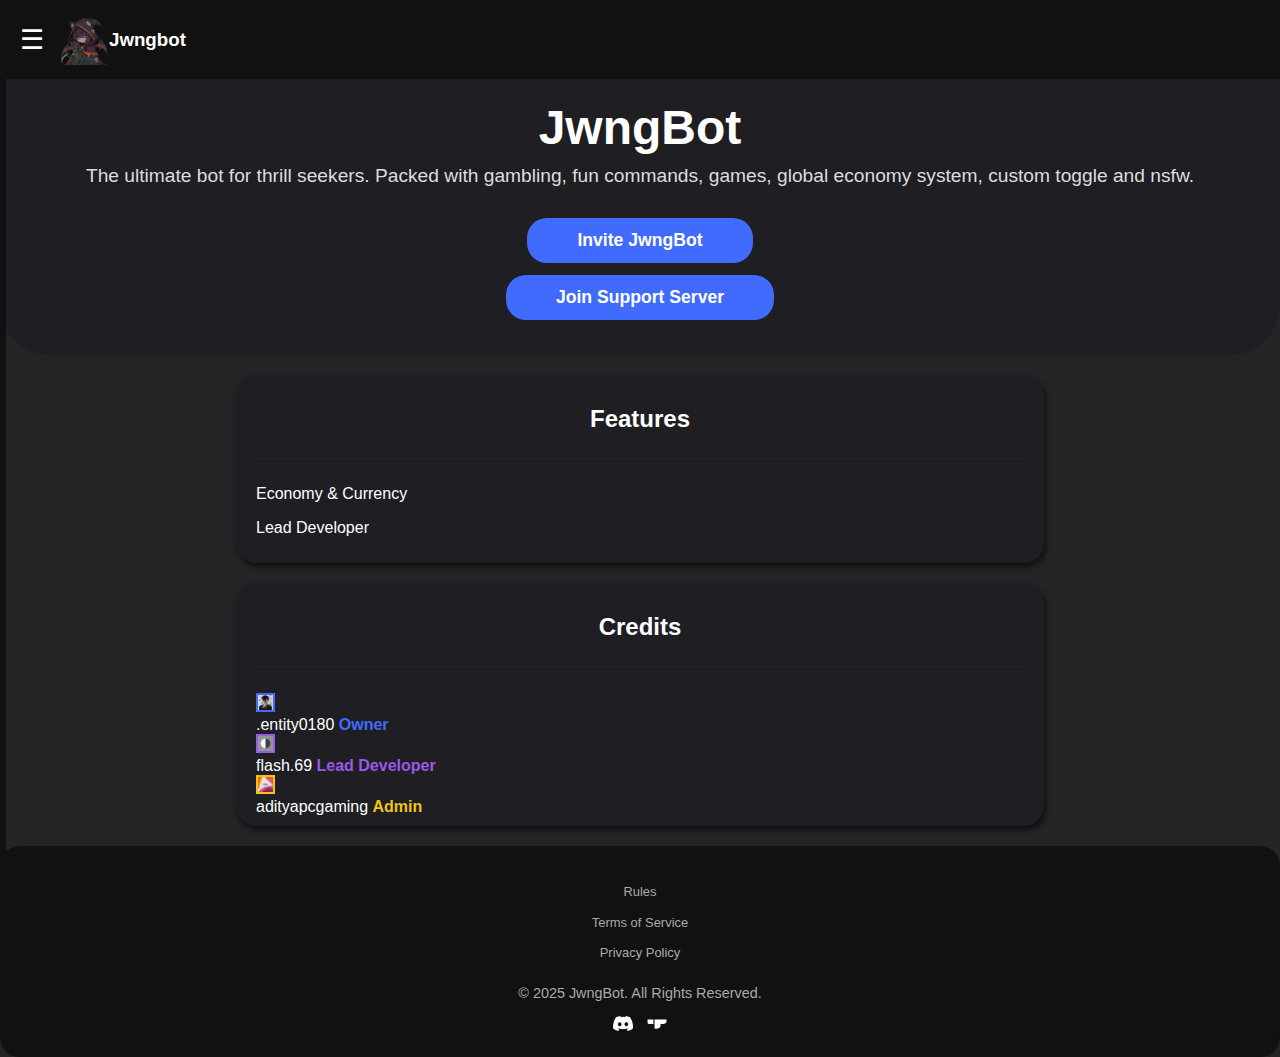
<file: index.html>
<!DOCTYPE html>
<html lang="en">
<head>
<meta charset="UTF-8">
<meta name="viewport" content="width=device-width, initial-scale=1.0">
<title>JwngBot</title>
<link rel="stylesheet" href="webstyle.css">
</head>
<body>

<!-- Topbar & 3-dot icon -->
<div class="topbar">
   <div class="dots" onclick="openMenu()">&#9776</div>
   <img src="images/logo.png" style="width:50px; height:50px;">
   <h3>Jwngbot</h3>
</div>

<!-- Sliding Menu -->
<div id="sideMenu" class="sidemenu">
  <span class="closebtn" onclick="closeMenu()">&times;</span>
    <p style="text-align:center; background:#14151A; padding: 12px 24px; font-size:16px; font-weight:bold; margin-bottom: 1px">Main</p>
    <a href="jwngbot.html"  style="margin-top: 0px">Home</a>
    <a href="about.html">About</a>
    
    <p style="text-align:center; background:#14151A; padding: 12px 24px; font-size:16px; font-weight:bold; margin-bottom: 1px">Features</p>
    <a href="jwngbot.html">Commands</a>
    <a href="about.html">NSFW</a>
    <a href="commands.html">Gambling</a>

    <p style="text-align:center; background:#14151A; padding: 12px 24px; font-size:16px; font-weight:bold; margin-bottom: 1px">Community</p>
    <a href="about.html">Announcement</a>
    <a href="changes.html">Change Logs/Updates</a>

    <p style="text-align:center; background:#14151A; padding: 12px 24px; font-size:16px; font-weight:bold; margin-bottom: 1px">Support</p>
    <a href="https://discordapp.com/oauth2/authorize?client_id=1373562741314551900" target="_blank">Invite Bot</a>
    <a href="https://discord.gg/49S4nPakbF" target="_blank"><img src="images/discord.png" style="width:20px; height:15px"> Join Support Server</a>
    <a href="javascript:void(0)" onclick="openAgeCheck()">Go To NSFW Section</a>
</div>

<!-- Main Content -->
<header>
  <h1>JwngBot</h1>
  <p>The ultimate bot for thrill seekers. Packed with gambling, fun commands, games, global economy system, custom toggle and nsfw.</p>
  <b> <a class="btn" href="https://discordapp.com/oauth2/authorize?client_id=1373562741314551900" target="_blank">Invite JwngBot</a> </b> <br>
  <b> <a class="btn" href="https://discord.gg/49S4nPakbF" target="_blank">Join Support Server</a> </b>
</header>

<section style="box-shadow: 2px 4px 5px #111; max-width:60%;"> <div class="credit">
    <h2 style="text-align:center">Features<span style="display:flex; margin: 25px auto; border-bottom:2.5px solid #242427;"></span></h2>
      Economy & Currency
<ul type=disc> <li>Lead Developer</li> </ul>
</section>

<section style="box-shadow: 2px 4px 5px #111; max-width:60%;"> <div class="credit">
    <h2 style="text-align:center">Credits<span style="display:flex; margin: 25px auto; border-bottom:2.5px solid #242427;"></span></h2>
    <div class="credits">
      <img src="images/entity.png" alt="Entity" style="border: 2px solid #406BFD">
      <div class="info">
        <span class="name">.entity0180</span>
        <span class="role" style="color:#406BFD"><b>Owner</b></span>
      </div>
    </div>
    <div class="credits">
      <img src="images/flash.png" alt="Flash" style="border: 2px solid #9B59E6">
      <div class="info">
        <span class="name">flash.69</span>
        <span class="role" style="color:#9B59E6"><b>Lead Developer</b></span>
      </div>
    </div>
    <div class="credits">
      <img src="images/adi.png" alt="Aditya" style="border: 2px solid #F1C40F">
      <div class="info">
        <span class="name">adityapcgaming</span>
        <span class="role" style="color:#F1C40F"><b>Admin</b></span>
      </div>
    </div>
</div> </section>

<footer>
    <p><a href="rules.html">Rules</a></p>
    <p><a href="tos.html">Terms of Service</a></p>
    <p><a href="privacy.html">Privacy Policy</a></p>
  <p style="margin-top:25px">© 2025 JwngBot. All Rights Reserved.</p>
  <a href="https://discord.gg/49S4nPakbF"> <img src="images/discord.png" style="width:20px; height:15px;"> </a> 
  <a href="https://discord.gg/49S4nPakbF" style="margin-left:7px"> <img src="images/topgg.png" style="width:20px; height:15px;"> </a>
</footer>

  <!-- Overlay -->
  <div id="ageOverlay">
    <section>
      <h2 style=" text-align:center;">Are You 18+ ?</h2>
      <button class="btn yes" onclick="goToNSFW()">Yes, I Am</button>
      <button class="btn no" onclick="closeAgeCheck()">Cancel</button>
    </section>
  </div>

  <script>
    function openAgeCheck() {
      document.getElementById("ageOverlay").style.display = "flex";
    }

    function closeAgeCheck() {
      document.getElementById("ageOverlay").style.display = "none";
    }

    function goToNSFW() {
      window.location.href = "nsfw.html"; // Replace with your NSFW page
    }
  </script>

<script>
function openMenu() {
  document.getElementById("sideMenu").style.width = "250px";
}

function closeMenu() {
  document.getElementById("sideMenu").style.width = "0";
}

function toggleLegacy() {
  const submenu = document.getElementById("legacySubmenu");
  submenu.style.display = (submenu.style.display === "block") ? "none" : "block";
}
</script>

</body>
</html>
</file>
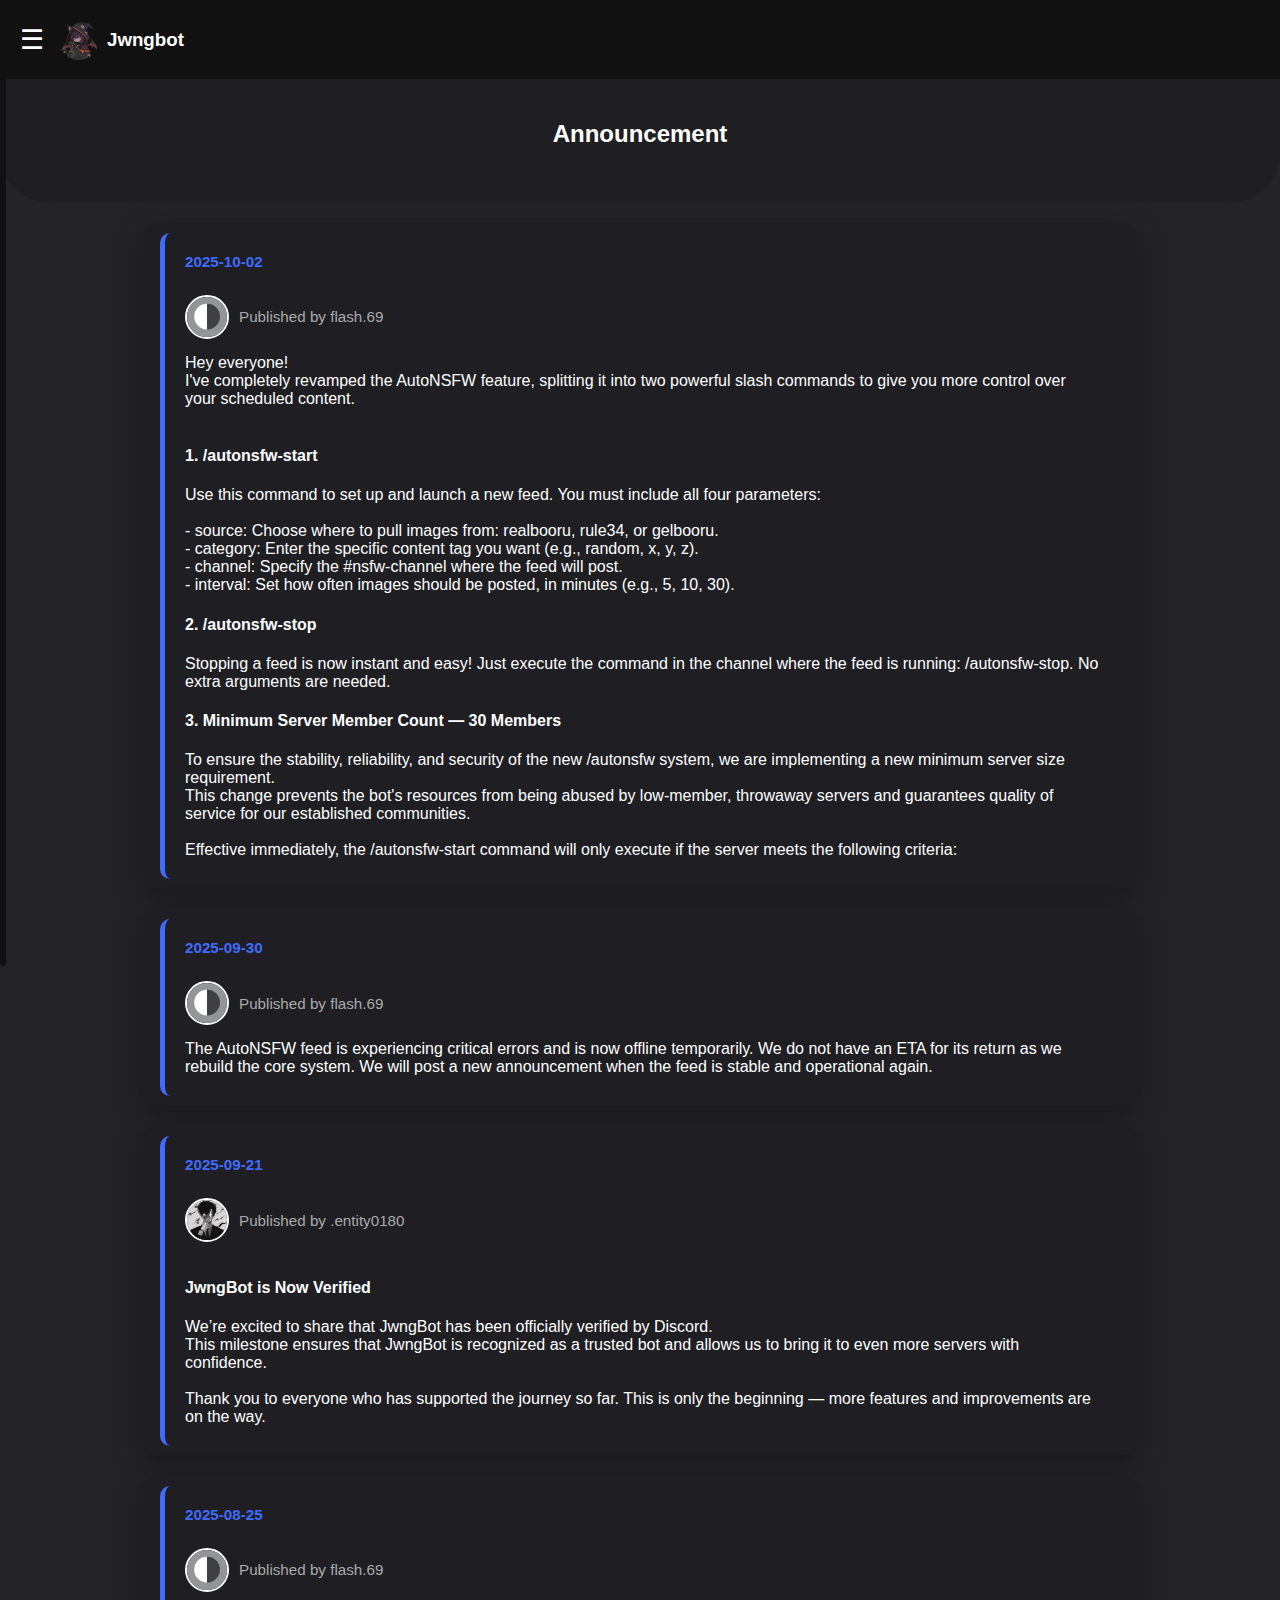
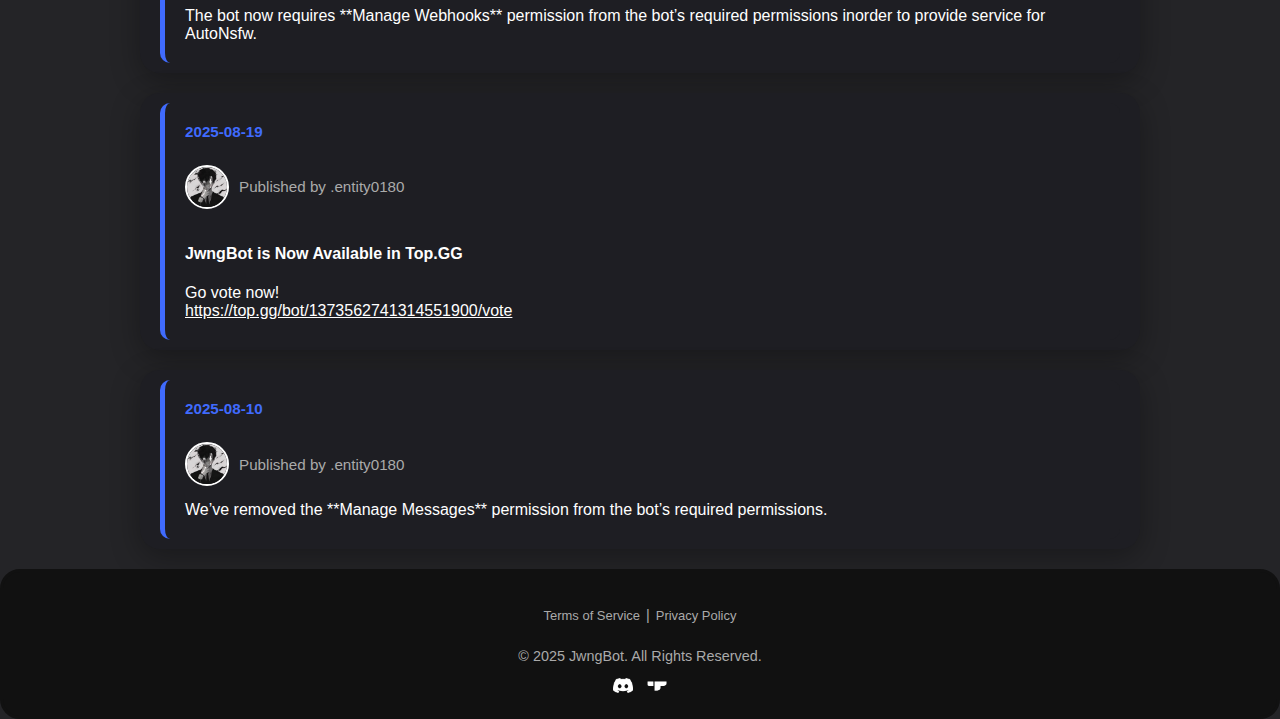
<file: announcement.html>
<!DOCTYPE html>
<html lang="en">
<head>
<meta charset="UTF-8">
<meta name="viewport" content="width=device-width, initial-scale=1.0">
<title>JwngBot - Announcement</title>
<link rel="stylesheet" href="css/webstyle.css"> <link rel="stylesheet" href="css/cards2.css"> 
</head>
<body>

<div class="topbar">
   <div class="dots" onclick="openMenu()">&#9776</div>
   <img src="images/logo.png" class="logo">
   <h3>Jwngbot</h3>
</div>

<div id="sideMenu" class="sidemenu">
  <span class="closebtn" onclick="closeMenu()">&times;</span>
    <p style="text-align:center; background:#14151A; padding: 12px 24px; font-size:16px; font-weight:bold; margin-bottom: 1px">Main</p>
    <a href="index.html"  style="margin-top: 0px">Home</a>
    <a href="commands.html">Commands</a>
    <a href="faq.html">FAQ</a>

    <p style="text-align:center; background:#14151A; padding: 12px 24px; font-size:16px; font-weight:bold; margin-bottom: 1px">Community</p>
    <a href="announcement.html">Announcement</a>
    <a href="changes.html">Change Logs/Updates</a>
  </div>

<header>
  <h2>Announcement</h2>
</header>

<section style="max-width:75%">
  <div class="card">
    <div class="card-header">
      <span class="date">2025-10-02</span>
  </div> 

    <div class="publisher-info">
      <img src="images/flash.png" alt="image" style="border: 2px solid">
        <span class="text">Published by flash.69</span>
    </div>

Hey everyone!<br>
I've completely revamped the AutoNSFW feature, splitting it into two powerful slash commands to give you more control over your scheduled content.<br><br>

<h4>1. /autonsfw-start</h4>
Use this command to set up and launch a new feed. You must include all four parameters:<br><br>

- source: Choose where to pull images from: realbooru, rule34, or gelbooru.<br>
- category: Enter the specific content tag you want (e.g., random, x, y, z).<br>
- channel: Specify the #nsfw-channel where the feed will post.<br>
- interval: Set how often images should be posted, in minutes (e.g., 5, 10, 30).<br>

<h4>2. /autonsfw-stop</h4>
Stopping a feed is now instant and easy! Just execute the command in the channel where the feed is running: /autonsfw-stop. No extra arguments are needed.<br>

<h4>3. Minimum Server Member Count — 30 Members</h4>
To ensure the stability, reliability, and security of the new /autonsfw system, we are implementing a new minimum server size requirement.<br>
This change prevents the bot's resources from being abused by low-member, throwaway servers and guarantees quality of service for our established communities.<br><br>

Effective immediately, the /autonsfw-start command will only execute if the server meets the following criteria:

</section>

<section style="max-width:75%">
  <div class="card">
    <div class="card-header">
      <span class="date">2025-09-30</span>
  </div> 

    <div class="publisher-info">
      <img src="images/flash.png" alt="image" style="border: 2px solid">
        <span class="text">Published by flash.69</span>
    </div>

The AutoNSFW feed is experiencing critical errors and is now offline temporarily. We do not have an ETA for its return as we rebuild the core system. We will post a new announcement when the feed is stable and operational again.

</section>

</section>

<section style="max-width:75%">
  <div class="card">
    <div class="card-header">
      <span class="date">2025-09-21</span>
  </div> 

    <div class="publisher-info">
      <img src="images/entity.png" alt="image" style="border: 2px solid">
        <span class="text">Published by .entity0180</span>
    </div>

<h4>JwngBot is Now Verified</h4>

We’re excited to share that JwngBot has been officially verified by Discord.<br>
This milestone ensures that JwngBot is recognized as a trusted bot and allows us to bring it to even more servers with confidence.<br><br>

Thank you to everyone who has supported the journey so far. This is only the beginning — more features and improvements are on the way.

</section>

<section style="max-width:75%">
  <div class="card">
    <div class="card-header">
      <span class="date">2025-08-25</span>
  </div> 

    <div class="publisher-info">
      <img src="images/flash.png" alt="image" style="border: 2px solid">
        <span class="text">Published by flash.69</span>
    </div>

The bot now requires **Manage Webhooks** permission from the bot’s required permissions inorder to provide service for AutoNsfw.

</section>

<section style="max-width:75%">
  <div class="card">
    <div class="card-header">
      <span class="date">2025-08-19</span>
  </div> 

    <div class="publisher-info">
      <img src="images/entity.png" alt="image" style="border: 2px solid">
        <span class="text">Published by .entity0180</span>
    </div>

<h4>JwngBot is Now Available in Top.GG</h4>

Go vote now! <br>
<a href="https://top.gg/bot/1373562741314551900/vote" style="color:#fff">https://top.gg/bot/1373562741314551900/vote</a>

</section>

<section style="max-width:75%">
  <div class="card">
    <div class="card-header">
      <span class="date">2025-08-10</span>
  </div> 

    <div class="publisher-info">
      <img src="images/entity.png" alt="image" style="border: 2px solid">
        <span class="text">Published by .entity0180</span>
    </div>

We’ve removed the **Manage Messages** permission from the bot’s required permissions.

</section>


<footer>
  <p><a href="tos.html">Terms of Service</a> | <a href="privacy.html">Privacy Policy</a></p>
  <p style="margin-top:25px">© 2025 JwngBot. All Rights Reserved.</p>
  <a href="https://discord.gg/49S4nPakbF"> <img src="images/discord.png" style="width:20px"> </a> 
  <a href="https://top.gg/bot/1373562741314551900/vote" style="margin-left:7px"> <img src="images/topgg.png" style="width:20px"> </a>
</footer>

<script>
function openMenu() {
  document.getElementById("sideMenu").style.width = "250px";
}

function closeMenu() {
  document.getElementById("sideMenu").style.width = "0";
}

function toggleLegacy() {
  const submenu = document.getElementById("legacySubmenu");
  submenu.style.display = (submenu.style.display === "block") ? "none" : "block";
}
</script>

</body>
</html>
</file>
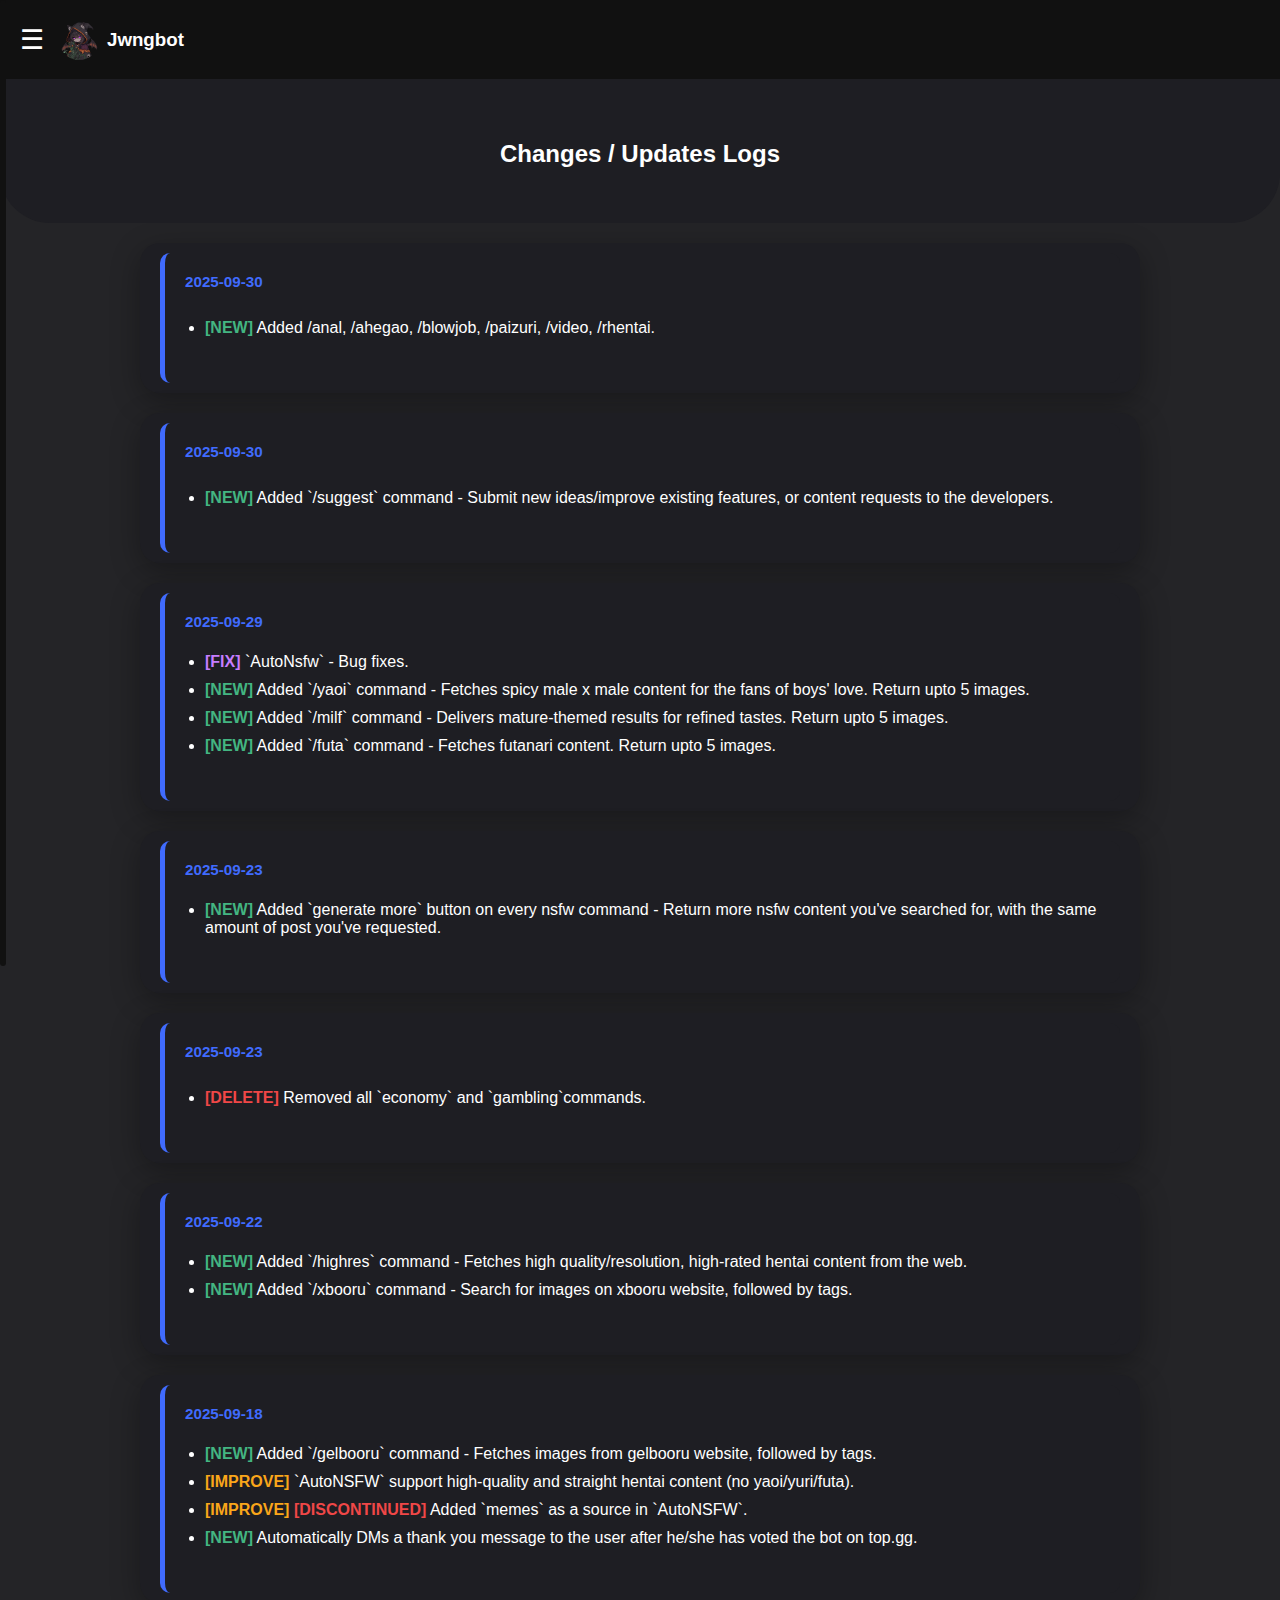
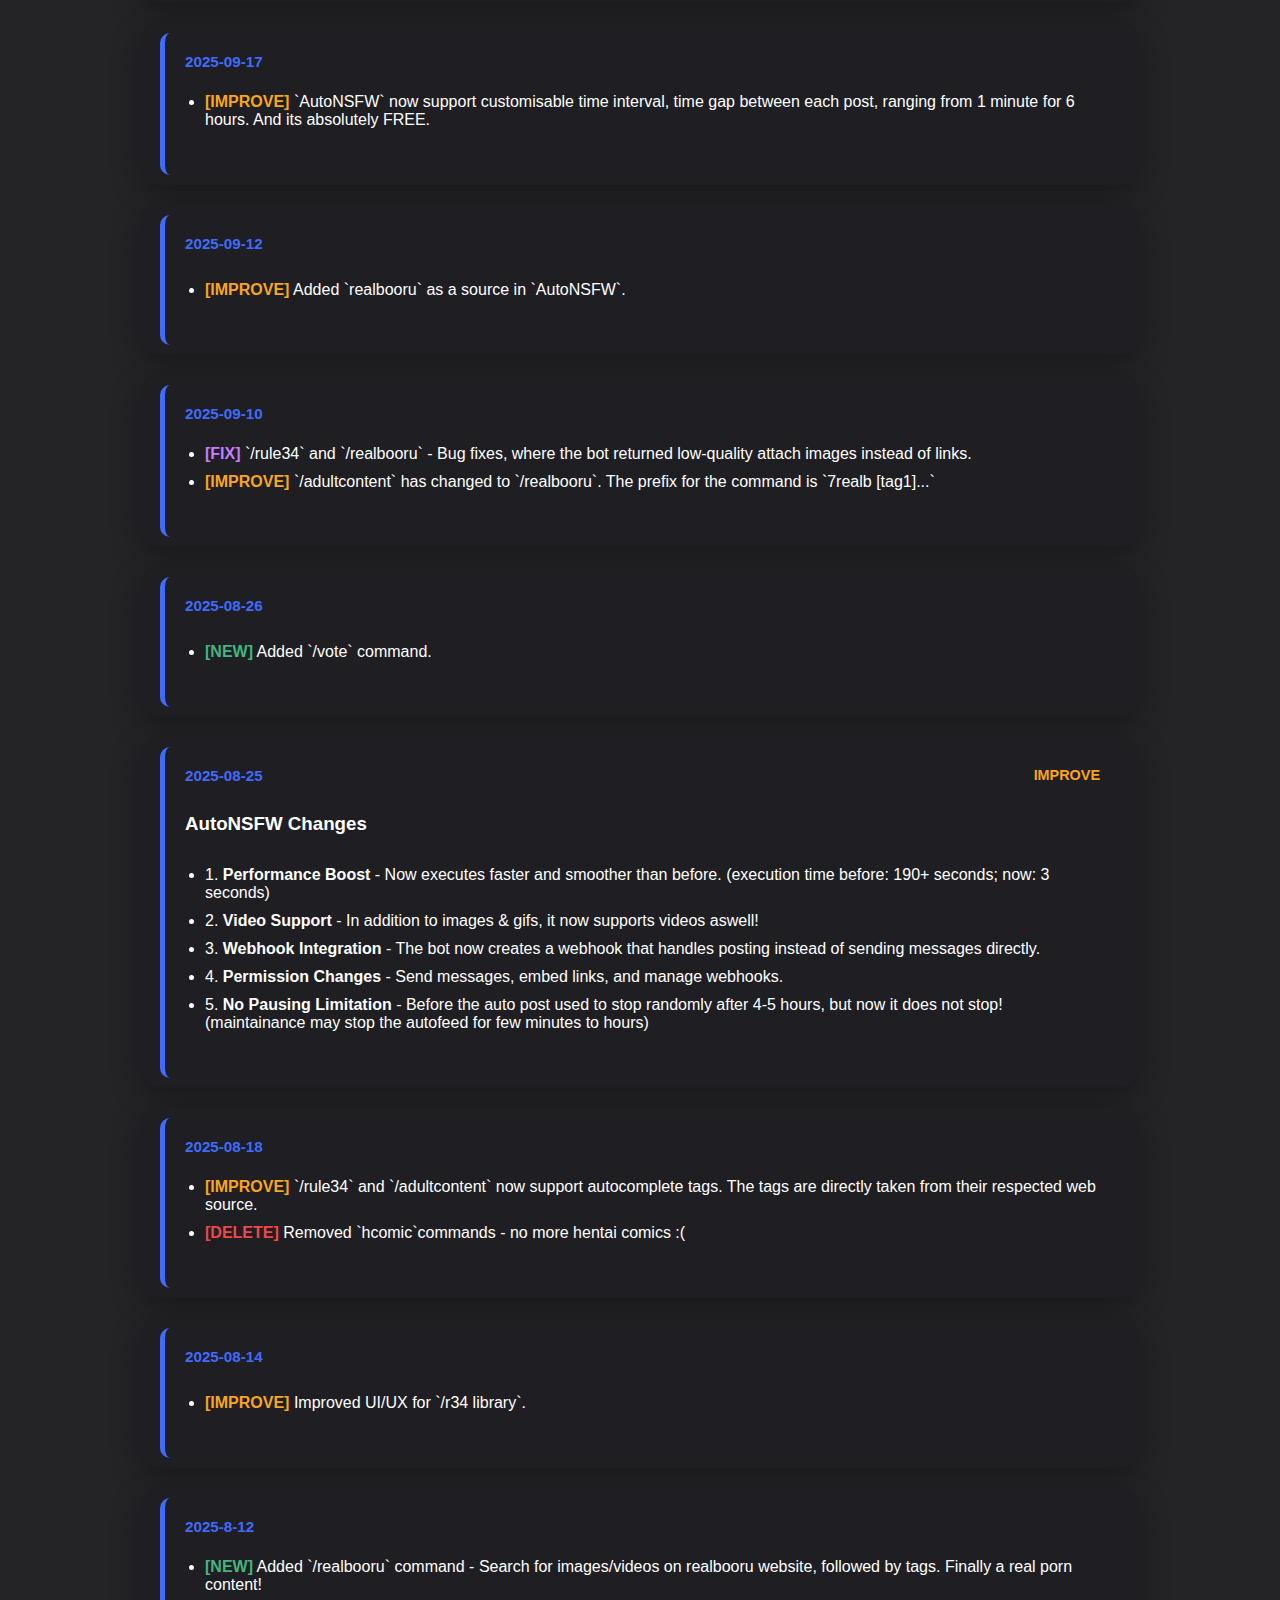
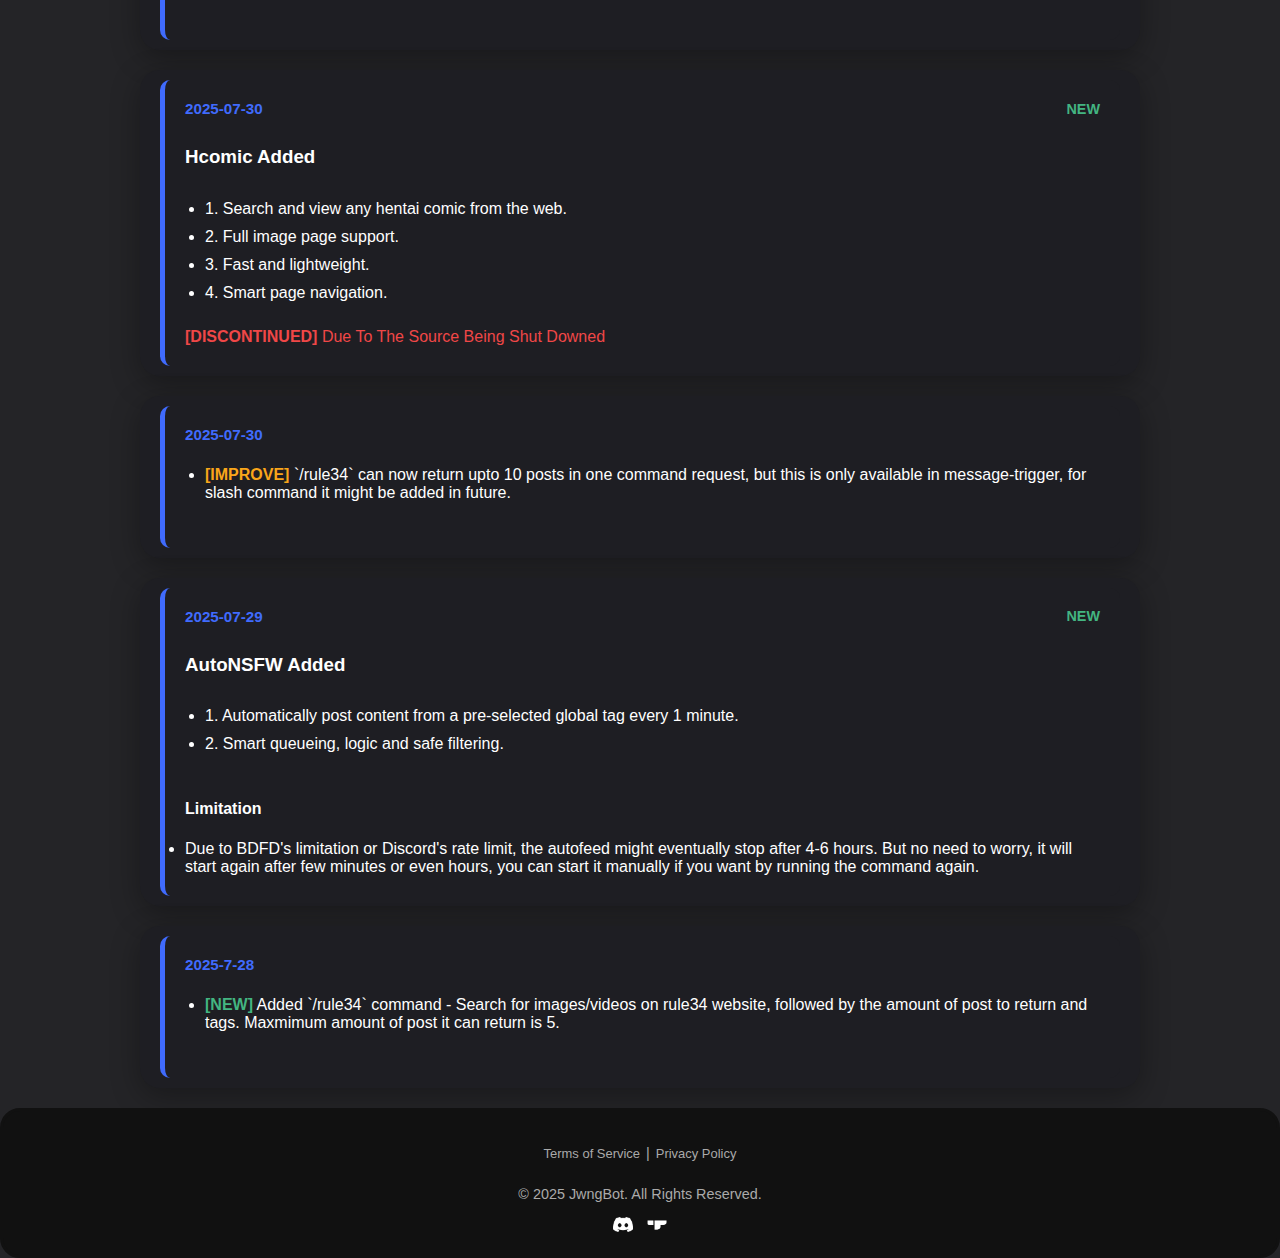
<file: changes.html>
<!DOCTYPE html>
<html lang="en">
<head>
<meta charset="UTF-8">
<meta name="viewport" content="width=device-width, initial-scale=1.0">
<title>JwngBot - Change Logs</title>
<link rel="stylesheet" href="css/webstyle.css"> <link rel="stylesheet" href="css/cards2.css">  <link rel="stylesheet" href="css/commands.css">
</head>
<body>

<div class="topbar">
   <div class="dots" onclick="openMenu()">&#9776</div>
   <img src="images/logo.png" class="logo">
   <h3>Jwngbot</h3>
</div>

<div id="sideMenu" class="sidemenu">
  <span class="closebtn" onclick="closeMenu()">&times;</span>
    <p style="text-align:center; background:#14151A; padding: 12px 24px; font-size:16px; font-weight:bold; margin-bottom: 1px">Main</p>
    <a href="index.html"  style="margin-top: 0px">Home</a>
    <a href="commands.html">Commands</a>
    <a href="faq.html">FAQ</a>

    <p style="text-align:center; background:#14151A; padding: 12px 24px; font-size:16px; font-weight:bold; margin-bottom: 1px">Community</p>
    <a href="announcement.html">Announcement</a>
    <a href="changes.html">Change Logs/Updates</a>
  </div>

<header>
  <h2>Changes / Updates Logs</h2>
</header>

<section style="max-width:75%">
  <div class="card">
    <div class="card-header">
      <span class="date">2025-09-30</span>
  </div> 

   <ul style="list-style:disc;margin-left:20px; margin-top:3px">
        <li><span style="color: #43b581;"><b>[NEW]</b></span> Added /anal, /ahegao, /blowjob, /paizuri, /video, /rhentai.</li>
   </ul>

  </section>
   
<section style="max-width:75%">
  <div class="card">
    <div class="card-header">
      <span class="date">2025-09-30</span>
  </div> 

   <ul style="list-style:disc;margin-left:20px; margin-top:3px">
        <li><span style="color: #43b581;"><b>[NEW]</b></span> Added `/suggest` command - Submit new ideas/improve existing features, or content requests to the developers.</li>
   </ul>

</section>

<section style="max-width:75%">
  <div class="card">
    <div class="card-header">
      <span class="date">2025-09-29</span>
  </div> 

   <ul style="list-style:disc;margin-left:20px; margin-top:3px">
        <li><span style="color: #c77dff;"><b>[FIX]</b></span> `AutoNsfw` - Bug fixes.</li>
        <li><span style="color: #43b581;"><b>[NEW]</b></span> Added `/yaoi` command - Fetches spicy male x male content for the fans of boys' love. Return upto 5 images.</li>
        <li><span style="color: #43b581;"><b>[NEW]</b></span> Added `/milf` command - Delivers mature-themed results for refined tastes. Return upto 5 images.</li>
        <li><span style="color: #43b581;"><b>[NEW]</b></span> Added `/futa` command - Fetches futanari content. Return upto 5 images.</li>
  </ul>

</section>

<section style="max-width:75%">
  <div class="card">
    <div class="card-header">
      <span class="date">2025-09-23</span>
  </div> 

   <ul style="list-style:disc;margin-left:20px; margin-top:3px">
        <li><span style="color: #43b581;"><b>[NEW]</b></span> Added `generate more` button on every nsfw command - Return more nsfw content you've searched for, with the same amount of post you've requested.</li>
   </ul>

</section>

<section style="max-width:75%">
  <div class="card">
    <div class="card-header">
      <span class="date">2025-09-23</span>
  </div> 

   <ul style="list-style:disc;margin-left:20px; margin-top:3px">
        <li><span style="color: #f04747;"><b>[DELETE]</b></span> Removed all `economy` and `gambling`commands.</li>
   </ul>

</section>

<section style="max-width:75%">
  <div class="card">
    <div class="card-header">
      <span class="date">2025-09-22</span>
  </div> 

   <ul style="list-style:disc;margin-left:20px; margin-top:3px">
        <li><span style="color: #43b581;"><b>[NEW]</b></span> Added `/highres` command - Fetches high quality/resolution, high-rated hentai content from the web.</li>
        <li><span style="color: #43b581;"><b>[NEW]</b></span> Added `/xbooru` command - Search for images on xbooru website, followed by tags.</li>
   </ul>

</section>

<section style="max-width:75%">
  <div class="card">
    <div class="card-header">
      <span class="date">2025-09-18</span>
  </div> 

   <ul style="list-style:disc;margin-left:20px; margin-top:3px">
        <li><span style="color: #43b581;"><b>[NEW]</b></span> Added `/gelbooru` command - Fetches images from gelbooru website, followed by tags.</li>
        <li><span style="color: #faa61a;"><b>[IMPROVE]</b></span> `AutoNSFW` support high-quality and straight hentai content (no yaoi/yuri/futa).</li>
        <li><span style="color: #faa61a;"><b>[IMPROVE]</b></span><span style="color: #f04747"> <b>[DISCONTINUED]</b></span> Added `memes` as a source in `AutoNSFW`.</li>
        <li><span style="color: #43b581;"><b>[NEW]</b></span> Automatically DMs a thank you message to the user after he/she has voted the bot on top.gg.</li>
   </ul>

</section>

<section style="max-width:75%">
  <div class="card">
    <div class="card-header">
      <span class="date">2025-09-17</span>
  </div> 

   <ul style="list-style:disc;margin-left:20px; margin-top:3px">
        <li><span style="color: #faa61a;"><b>[IMPROVE]</b></span> `AutoNSFW` now support customisable time interval, time gap between each post, ranging from 1 minute for 6 hours. And its absolutely FREE.</li>
   </ul>

</section>

<section style="max-width:75%">
  <div class="card">
    <div class="card-header">
      <span class="date">2025-09-12</span>
  </div> 

   <ul style="list-style:disc;margin-left:20px; margin-top:3px">
        <li><span style="color: #faa61a;"><b>[IMPROVE]</b></span> Added `realbooru` as a source in `AutoNSFW`.</li>
   </ul>

</section>

</section>

<section style="max-width:75%">
  <div class="card">
    <div class="card-header">
      <span class="date">2025-09-10</span>
  </div> 

   <ul style="list-style:disc;margin-left:20px; margin-top:3px">
        <li><span style="color: #c77dff;"><b>[FIX]</b></span> `/rule34` and `/realbooru` - Bug fixes, where the bot returned low-quality attach images instead of links.</li>
        <li><span style="color: #faa61a;"><b>[IMPROVE]</b></span> `/adultcontent` has changed to `/realbooru`. The prefix for the command is `7realb [tag1]...`</li>
  </ul>

</section>

<section style="max-width:75%">
  <div class="card">
    <div class="card-header">
      <span class="date">2025-08-26</span>
  </div> 

   <ul style="list-style:disc;margin-left:20px; margin-top:3px">
        <li><span style="color: #43b581;"><b>[NEW]</b></span> Added `/vote` command.</li>
  </ul>

</section>

<section style="max-width:75%">
  <div class="card">
    <div class="card-header">
      <span class="date">2025-08-25</span> <span class="type" style="color: #faa61a;">IMPROVE</span>
  </div> 

<h3 style="text-align:left">AutoNSFW Changes</h3>

   <ul style="list-style:disc;margin-left:20px; margin-top:3px">
        <li>1. <b>Performance Boost</b> - Now executes faster and smoother than before. (execution time before: 190+ seconds; now: 3 seconds)</li>
        <li>2. <b>Video Support</b> - In addition to images & gifs, it now supports videos aswell!</li>
        <li>3. <b>Webhook Integration</b> - The bot now creates a webhook that handles posting instead of sending messages directly.</li>
        <li>4. <b>Permission Changes</b> - Send messages, embed links, and manage webhooks.</li>
        <li>5. <b>No Pausing Limitation</b> - Before the auto post used to stop randomly after 4-5 hours, but now it does not stop! (maintainance may stop the autofeed for few minutes to hours)</li>
  </ul>

</section>

<section style="max-width:75%">
  <div class="card">
    <div class="card-header">
      <span class="date">2025-08-18</span>
  </div> 

   <ul style="list-style:disc;margin-left:20px; margin-top:3px">
        <li><span style="color: #faa61a;"><b>[IMPROVE]</b></span> `/rule34` and `/adultcontent` now support autocomplete tags. The tags are directly taken from their respected web source.</li>
        <li><span style="color: #f04747;"><b>[DELETE]</b></span> Removed `hcomic`commands - no more hentai comics :(</li>
  </ul>

</section>

<section style="max-width:75%">
  <div class="card">
    <div class="card-header">
      <span class="date">2025-08-14</span>
  </div> 

   <ul style="list-style:disc;margin-left:20px; margin-top:3px">
        <li><span style="color: #faa61a;"><b>[IMPROVE]</b></span> Improved UI/UX for `/r34 library`.</li>
  </ul>

</section>

<section style="max-width:75%">
  <div class="card">
    <div class="card-header">
      <span class="date">2025-8-12</span>
  </div> 

   <ul style="list-style:disc;margin-left:20px; margin-top:3px">
        <li><span style="color: #43b581;"><b>[NEW]</b></span> Added `/realbooru` command - Search for images/videos on realbooru website, followed by tags. Finally a real porn content!</li>
   </ul>

</section>

<section style="max-width:75%">
  <div class="card">
    <div class="card-header">
      <span class="date">2025-07-30</span> <span class="type" style="color: #43b581;">NEW</span>
  </div> 

<h3 style="text-align:left">Hcomic Added</h3>

   <ul style="list-style:disc;margin-left:20px; margin-top:3px">
        <li>1. Search and view any hentai comic from the web.</li>
        <li>2. Full image page support.</li>
        <li>3. Fast and lightweight.</li>
        <li>4. Smart page navigation.</li>
  </ul>

<span style="color: #f04747"><b>[DISCONTINUED]</b> Due To The Source Being Shut Downed</span>

</section>

<section style="max-width:75%">
  <div class="card">
    <div class="card-header">
      <span class="date">2025-07-30</span>
  </div> 

   <ul style="list-style:disc;margin-left:20px; margin-top:3px">
        <li><span style="color: #faa61a;"><b>[IMPROVE]</b></span> `/rule34` can now return upto 10 posts in one command request, but this is only available in message-trigger, for slash command it might be added in future.</li>
  </ul>

</section>

<section style="max-width:75%">
  <div class="card">
    <div class="card-header">
      <span class="date">2025-07-29</span> <span class="type" style="color: #43b581;">NEW</span>
  </div> 

<h3 style="text-align:left">AutoNSFW Added</h3>

   <ul style="list-style:disc;margin-left:20px; margin-top:3px">
        <li>1. Automatically post content from a pre-selected global tag every 1 minute.</li>
        <li>2. Smart queueing, logic and safe filtering.</li>
  </ul>

<h4>Limitation</h4>
        <li>Due to BDFD's limitation or Discord's rate limit, the autofeed might eventually stop after 4-6 hours. But no need to worry, it will start again after few minutes or even hours, you can start it manually if you want by running the command again.</li>

</section>

<section style="max-width:75%">
  <div class="card">
    <div class="card-header">
      <span class="date">2025-7-28</span>
  </div> 

   <ul style="list-style:disc;margin-left:20px; margin-top:3px">
        <li><span style="color: #43b581;"><b>[NEW]</b></span> Added `/rule34` command - Search for images/videos on rule34 website, followed by the amount of post to return and tags. Maxmimum amount of post it can return is 5.</li>
   </ul>

</section>

<footer>
  <p><a href="tos.html">Terms of Service</a> | <a href="privacy.html">Privacy Policy</a></p>
  <p style="margin-top:25px">© 2025 JwngBot. All Rights Reserved.</p>
  <a href="https://discord.gg/49S4nPakbF"> <img src="images/discord.png" style="width:20px"> </a> 
  <a href="https://top.gg/bot/1373562741314551900/vote" style="margin-left:7px"> <img src="images/topgg.png" style="width:20px"> </a>
</footer>

<script>
function openMenu() {
  document.getElementById("sideMenu").style.width = "250px";
}

function closeMenu() {
  document.getElementById("sideMenu").style.width = "0";
}

function toggleLegacy() {
  const submenu = document.getElementById("legacySubmenu");
  submenu.style.display = (submenu.style.display === "block") ? "none" : "block";
}
</script>

</body>

</html>
</file>
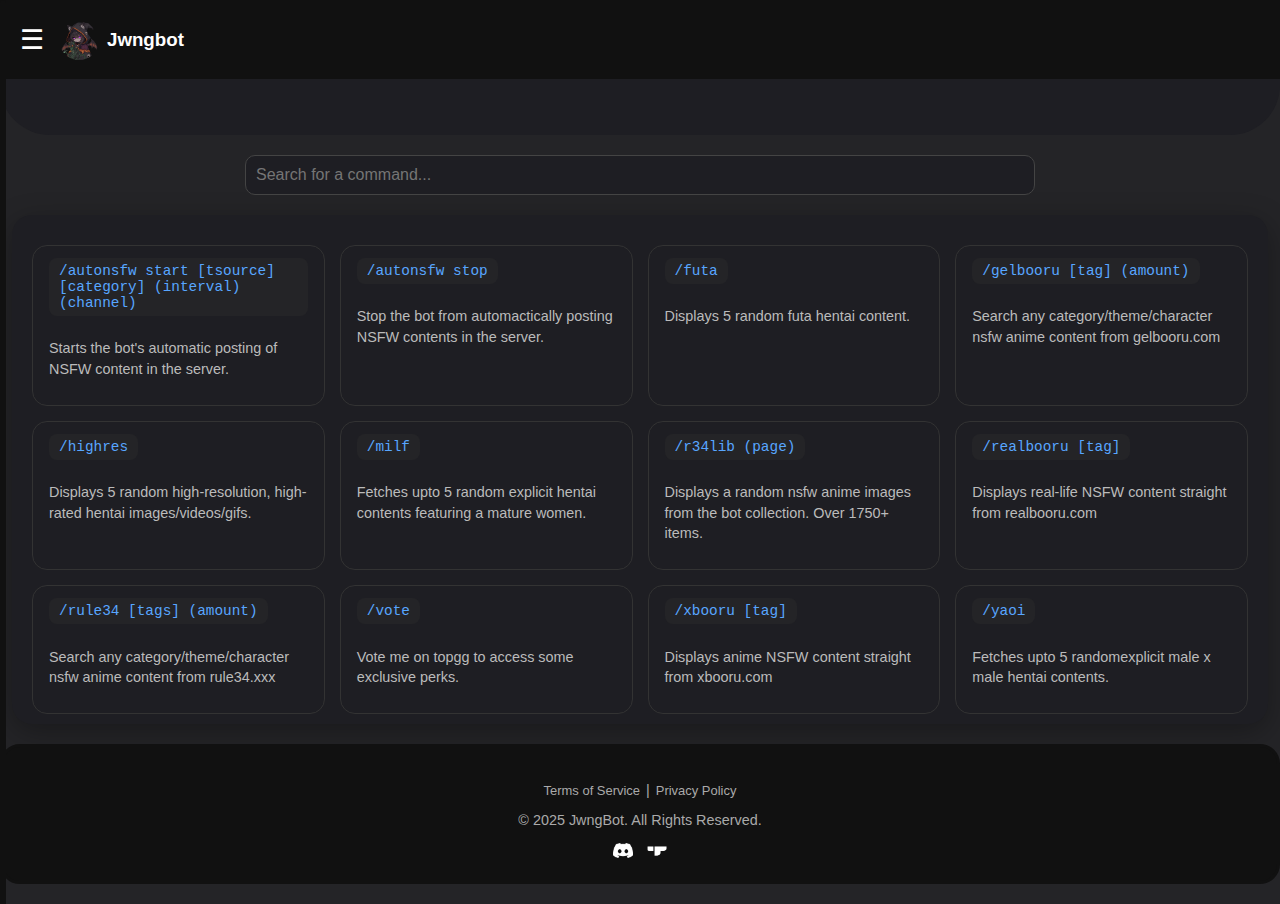
<file: commands.html>
<!DOCTYPE html>
<html lang="en">
<head>
<meta charset="UTF-8">
<meta name="viewport" content="width=device-width, initial-scale=1.0">
<title>JwngBot - Commands</title>
<link rel="stylesheet" href="css/webstyle.css"> <link rel="stylesheet" href="css/commands.css">
</head>
<body>

<div class="topbar">
   <div class="dots" onclick="openMenu()">&#9776</div>
   <img src="images/logo.png" class="logo">
   <h3>Jwngbot</h3>
</div>

<div id="sideMenu" class="sidemenu">
  <span class="closebtn" onclick="closeMenu()">&times;</span>
    <p style="text-align:center; background:#14151A; padding: 12px 24px; font-size:16px; font-weight:bold; margin-bottom: 1px">Main</p>
    <a href="index.html"  style="margin-top: 0px">Home</a>
    <a href="commands.html">Commands</a>
    <a href="faq.html">FAQ</a>

    <p style="text-align:center; background:#14151A; padding: 12px 24px; font-size:16px; font-weight:bold; margin-bottom: 1px">Community</p>
    <a href="announcement.html">Announcement</a>
    <a href="changes.html">Change Logs/Updates</a>
  </div>

<header></header>
<div class="search-container">
    <input type="text" id="commandSearch" onkeyup="searchCommands()" placeholder="Search for a command...">

<section style="max-width:95%">

  <div class="commands-grid" id="commandsList">

    <div class="command-card ">
      <div class="command-syntax">/autonsfw start [tsource] [category] (interval) (channel)</div>
      <p class="command-desc">Starts the bot's automatic posting of NSFW content in the server.</p>
    </div>

    <div class="command-card ">
      <div class="command-syntax">/autonsfw stop</div>
      <p class="command-desc">Stop the bot from automactically posting NSFW contents in the server.</p>
    </div>

    <div class="command-card nsfw">
      <div class="command-syntax">/futa</div>
      <p class="command-desc">Displays 5 random futa hentai content.</p>
    </div>

    <div class="command-card nsfw">
      <div class="command-syntax">/gelbooru [tag] (amount)</div>
      <p class="command-desc">Search any category/theme/character nsfw anime content from gelbooru.com</p>
    </div>

    <div class="command-card nsfw">
      <div class="command-syntax">/highres</div>
      <p class="command-desc">Displays 5 random high-resolution, high-rated hentai images/videos/gifs.</p>
    </div>

    <div class="command-card nsfw">
      <div class="command-syntax">/milf</div>
      <p class="command-desc">Fetches upto 5 random explicit hentai contents featuring a mature women.</p>
    </div>

    <div class="command-card nsfw">
      <div class="command-syntax">/r34lib (page)</div>
      <p class="command-desc">Displays a random nsfw anime images from the bot collection. Over 1750+ items.</p>
    </div>

    <div class="command-card nsfw">
      <div class="command-syntax">/realbooru [tag]</div>
      <p class="command-desc">Displays real-life NSFW content straight from realbooru.com</p>
    </div>

    <div class="command-card nsfw">
      <div class="command-syntax">/rule34 [tags] (amount)</div>
      <p class="command-desc">Search any category/theme/character nsfw anime content from rule34.xxx</p>
    </div>

    <div class="command-card utility">
      <div class="command-syntax">/vote</div>
      <p class="command-desc">Vote me on topgg to access some exclusive perks.</p>
    </div>

    <div class="command-card nsfw">
      <div class="command-syntax">/xbooru [tag]</div>
      <p class="command-desc">Displays anime NSFW content straight from xbooru.com</p>
    </div>

    <div class="command-card nsfw">
      <div class="command-syntax">/yaoi</div>
      <p class="command-desc">Fetches upto 5 randomexplicit male x male hentai contents.</p>
    </div>

  </div>
</section>

<footer>
  <p><a href="tos.html">Terms of Service</a> | <a href="privacy.html">Privacy Policy</a></p>
  <p>© 2025 JwngBot. All Rights Reserved.</p>
  <a href="https://discord.gg/49S4nPakbF" target="_blank"> <img src="images/discord.png" style="width:20px; height:15px;"> </a>
  <a href="https://top.gg/bot/1373562741314551900/vote" style="margin-left:7px"> <img src="images/topgg.png" style="width:20px"> </a>
</footer>

<script>

function openMenu() {
  document.getElementById("sideMenu").style.width = "250px";
}

function closeMenu() {
  document.getElementById("sideMenu").style.width = "0";
}

function toggleLegacy() {
  const submenu = document.getElementById("legacySubmenu");
  submenu.style.display = (submenu.style.display === "block") ? "none" : "block";
}

function searchCommands() {
  let input = document.getElementById("commandSearch").value.toLowerCase();
  let cards = document.querySelectorAll(".command-card");
  cards.forEach(card => {
    let text = card.innerText.toLowerCase();
    card.style.display = text.includes(input) ? "" : "none";
  });
}

</script>

</body>
</html>
</file>
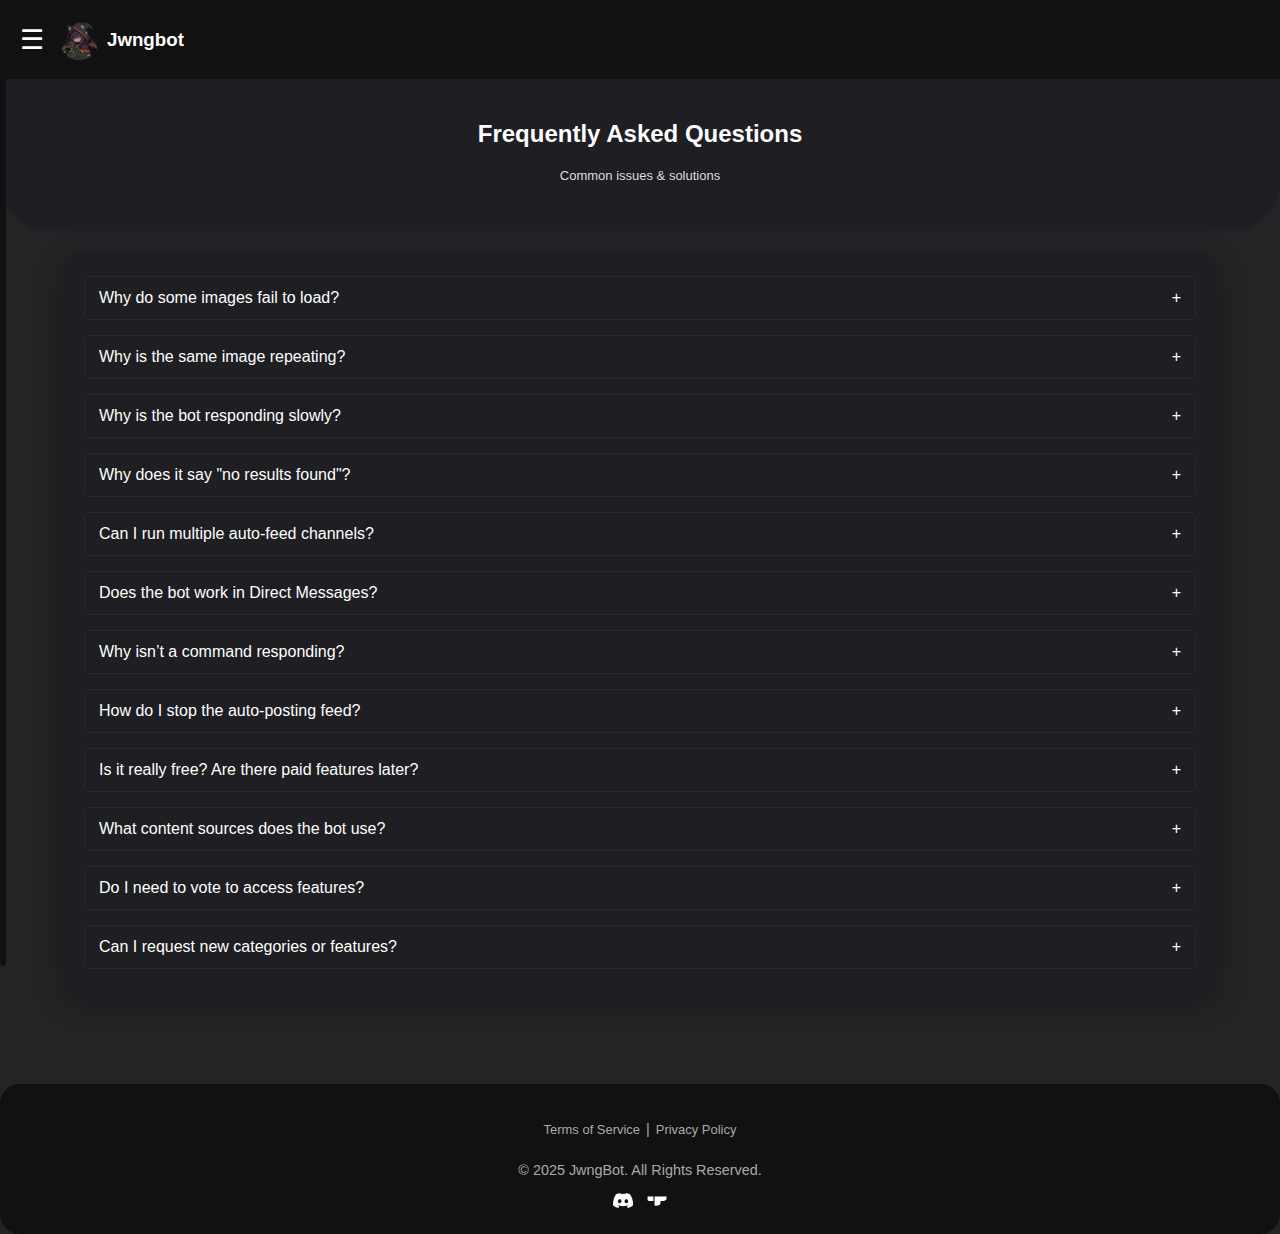
<file: faq.html>
<!DOCTYPE html>
<html lang="en">
<head>
<meta charset="UTF-8">
<meta name="viewport" content="width=device-width, initial-scale=1.0">
<title>JwngBot - FAQ</title>
<link rel="stylesheet" href="css/webstyle.css"> <link rel="stylesheet" href="css/cards2.css">  <link rel="stylesheet" href="css/faq.css">
</head>
<body>

<div class="topbar">
   <div class="dots" onclick="openMenu()">&#9776</div>
   <img src="images/logo.png" class="logo">
   <h3>Jwngbot</h3>
</div>

<div id="sideMenu" class="sidemenu">
  <span class="closebtn" onclick="closeMenu()">&times;</span>
    <p style="text-align:center; background:#14151A; padding: 12px 24px; font-size:16px; font-weight:bold; margin-bottom: 1px">Main</p>
    <a href="index.html"  style="margin-top: 0px">Home</a>
    <a href="commands.html">Commands</a>
    <a href="faq.html">FAQ</a>

    <p style="text-align:center; background:#14151A; padding: 12px 24px; font-size:16px; font-weight:bold; margin-bottom: 1px">Community</p>
    <a href="announcement.html">Announcement</a>
    <a href="changes.html">Change Logs/Updates</a>
  </div>

<header>
  <h2>Frequently Asked Questions</h2>
  <p style="font-size:13px">Common issues & solutions</p>
</header>

<div class="container" style="max-width: 90%">
  <section class="faq" style="max-width: 100%">

    <details>
      <summary>Why do some images fail to load?</summary>
      <p>The source website may have removed or restricted the file. Try different tags — the bot automatically skips unavailable posts.</p>
    </details>

    <details>
      <summary>Why is the same image repeating?</summary>
      <p>Certain tags have limited results. Use broader or more active tags for better variety.</p>
    </details>

    <details>
      <summary>Why is the bot responding slowly?</summary>
      <p>Image providers throttle requests during busy hours. The bot queues requests to avoid rate limits.</p>
    </details>

    <details>
      <summary>Why does it say "no results found"?</summary>
      <p>The tag may be too specific or spelled differently. Try simpler keywords.</p>
    </details>

    <details>
      <summary>Can I run multiple auto-feed channels?</summary>
      <p>No.</p>
    </details>

    <details>
      <summary>Does the bot work in Direct Messages?</summary>
      <p>Yes.</p>
    </details>

    <details>
      <summary>Why isn’t a command responding?</summary>
      <p>Make sure the channel allows embedded links and images, and the bot has the reqired permission.</p>
    </details>

    <details>
      <summary>How do I stop the auto-posting feed?</summary>
      <p>Use /autofeed disable in that channel. It will stop instantly.</p>
    </details>

    <details>
      <summary>Is it really free? Are there paid features later?</summary>
      <p>Everything is permanently free. No premium tiers, no subscription traps.</p>
    </details>

    <details>
      <summary>What content sources does the bot use?</summary>
      <p>Images are fetched from publicly available third-party websites such as Rule34.xxx and Gelbooru.</p>
    </details>

    <details>
      <summary>Do I need to vote to access features?</summary>
      <p>Voting unlocks refresh buttons and bonus tags, but core features remain accessible to everyone.</p>
    </details>

    <details>
      <summary>Can I request new categories or features?</summary>
      <p>Yes. Use /suggest and it will be reviewed.</p>
    </details>

  </section>
</div>
<footer>
  <p><a href="tos.html">Terms of Service</a> | <a href="privacy.html">Privacy Policy</a></p>
  <p style="margin-top:25px">© 2025 JwngBot. All Rights Reserved.</p>
  <a href="https://discord.gg/49S4nPakbF"> <img src="images/discord.png" style="width:20px"> </a> 
  <a href="https://top.gg/bot/1373562741314551900/vote" style="margin-left:7px"> <img src="images/topgg.png" style="width:20px"> </a>
</footer>

<script>
function openMenu() {
  document.getElementById("sideMenu").style.width = "250px";
}

function closeMenu() {
  document.getElementById("sideMenu").style.width = "0";
}

function toggleLegacy() {
  const submenu = document.getElementById("legacySubmenu");
  submenu.style.display = (submenu.style.display === "block") ? "none" : "block";
}
</script>

</body>

</html>
</file>
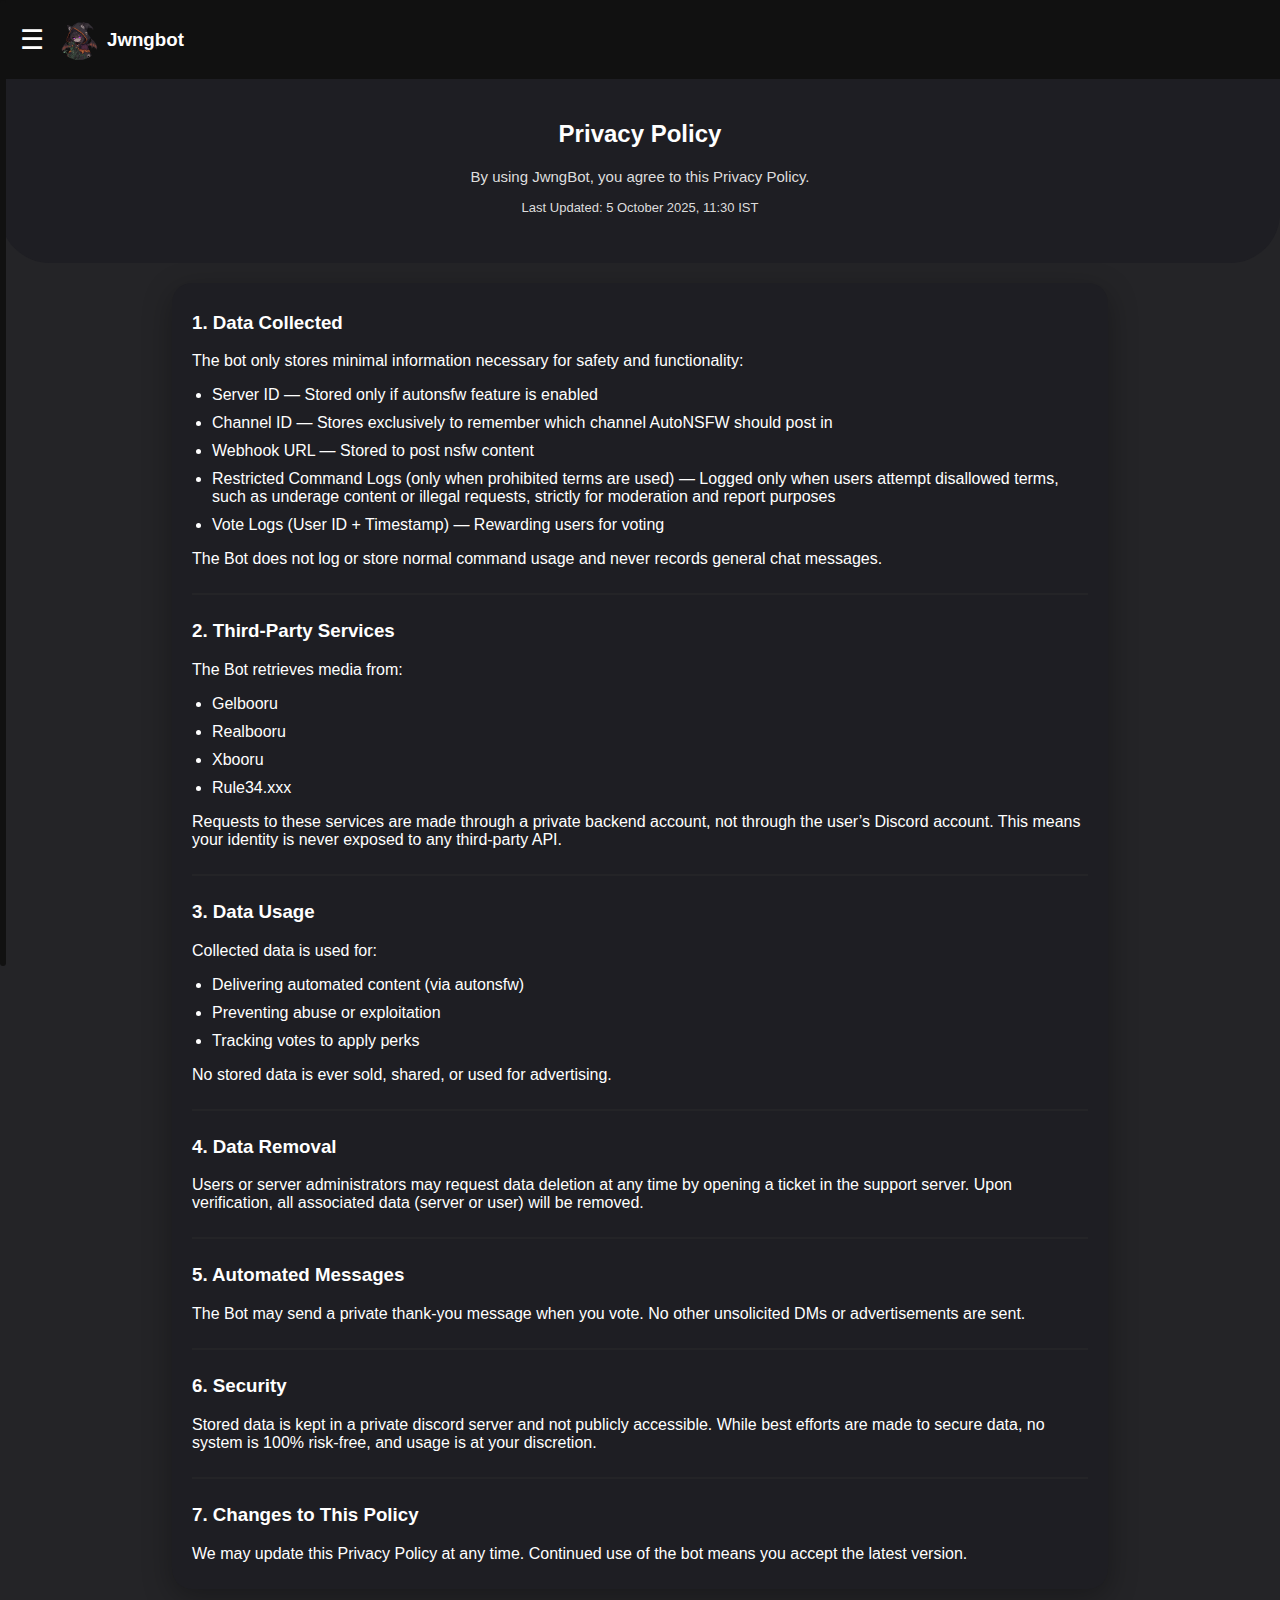
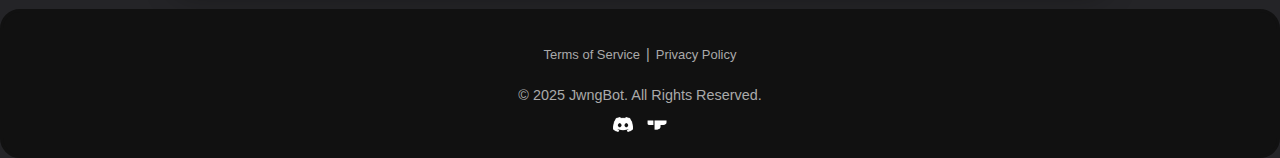
<file: privacy.html>
<!DOCTYPE html>
<html lang="en">
<head>
<meta charset="UTF-8">
<meta name="viewport" content="width=device-width, initial-scale=1.0">
<title>JwngBot - Privacy Policy</title>
<link rel="stylesheet" href="css/webstyle.css">
</head>
<body>

<div class="topbar">
   <div class="dots" onclick="openMenu()">&#9776</div>
   <img src="images/logo.png" class="logo">
   <h3>Jwngbot</h3>
</div>

<div id="sideMenu" class="sidemenu">
  <span class="closebtn" onclick="closeMenu()">&times;</span>
    <p style="text-align:center; background:#14151A; padding: 12px 24px; font-size:16px; font-weight:bold; margin-bottom: 1px">Main</p>
    <a href="index.html"  style="margin-top: 0px">Home</a>
    <a href="commands.html">Commands</a>
    <a href="faq.html">FAQ</a>

    <p style="text-align:center; background:#14151A; padding: 12px 24px; font-size:16px; font-weight:bold; margin-bottom: 1px">Community</p>
    <a href="announcement.html">Announcement</a>
    <a href="changes.html">Change Logs/Updates</a>
  </div>

<header>
  <h2>Privacy Policy</h2>
  <p style="font-size:15px">By using JwngBot, you agree to this Privacy Policy.</p>
  <p style="font-size:13px">Last Updated: 5 October 2025, 11:30 IST</p>
</header>

<section>

  <h3>1. Data Collected</h3>
<p>The bot only stores minimal information necessary for safety and functionality:</p>
   <ul style="list-style:disc;margin-left:20px; margin-top:3px">
    <li>Server ID — Stored only if autonsfw feature is enabled</li>
    <li>Channel ID — Stores exclusively to remember which channel AutoNSFW should post in</li>
    <li>Webhook URL — Stored to post nsfw content</li>
    <li>Restricted Command Logs (only when prohibited terms are used)  — Logged only when users attempt disallowed terms, such as underage content or illegal requests, strictly for moderation and report purposes</li>
    <li>Vote Logs (User ID + Timestamp) — Rewarding users for voting</li>
  </ul>

<p>The Bot does not log or store normal command usage and never records general chat messages.</p>

<span style="display:flex; margin: 25px auto; border-bottom:2.5px solid #242427;"></span>

  <h3>2. Third-Party Services</h3>
<p>The Bot retrieves media from:</p>
   <ul style="list-style:disc;margin-left:20px; margin-top:3px">
    <li>Gelbooru</li>
    <li>Realbooru</li>
    <li>Xbooru</li>
    <li>Rule34.xxx</li>
   </ul>
<p>Requests to these services are made through a private backend account, not through the user’s Discord account.
This means your identity is never exposed to any third-party API.</p>

<span style="display:flex; margin: 25px auto; border-bottom:2.5px solid #242427;"></span>

  <h3>3. Data Usage</h3>
<p>Collected data is used for:</p>
   <ul style="list-style:disc;margin-left:20px; margin-top:3px">
    <li>Delivering automated content (via autonsfw)</li>
    <li>Preventing abuse or exploitation</li>
    <li>Tracking votes to apply perks</li>
  </ul>
<p>No stored data is ever sold, shared, or used for advertising.</p>

<span style="display:flex; margin: 25px auto; border-bottom:2.5px solid #242427;"></span>

  <h3>4. Data Removal</h3>
  <p>Users or server administrators may request data deletion at any time by opening a ticket in the support server. Upon verification, all associated data (server or user) will be removed. </p>

<span style="display:flex; margin: 25px auto; border-bottom:2.5px solid #242427;"></span>

  <h3>5. Automated Messages</h3>
  <p>The Bot may send a private thank-you message when you vote. No other unsolicited DMs or advertisements are sent. </p>

<span style="display:flex; margin: 25px auto; border-bottom:2.5px solid #242427;"></span>

  <h3>6. Security</h3>
  <p>Stored data is kept in a private discord server and not publicly accessible. While best efforts are made to secure data, no system is 100% risk-free, and usage is at your discretion. </p>

<span style="display:flex; margin: 25px auto; border-bottom:2.5px solid #242427;"></span>

  <h3>7. Changes to This Policy</h3>
  <p>We may update this Privacy Policy at any time. Continued use of the bot means you accept the latest version.</p>

</section>

<footer>
  <p><a href="tos.html">Terms of Service</a> | <a href="privacy.html">Privacy Policy</a></p>
  <p style="margin-top:25px">© 2025 JwngBot. All Rights Reserved.</p>
  <a href="https://discord.gg/49S4nPakbF"> <img src="images/discord.png" style="width:20px"> </a> 
  <a href="https://top.gg/bot/1373562741314551900/vote" style="margin-left:7px"> <img src="images/topgg.png" style="width:20px"> </a>
</footer>

<script>
function openMenu() {
  document.getElementById("sideMenu").style.width = "250px";
}

function closeMenu() {
  document.getElementById("sideMenu").style.width = "0";
}

function toggleLegacy() {
  const submenu = document.getElementById("legacySubmenu");
  submenu.style.display = (submenu.style.display === "block") ? "none" : "block";
}
</script>

</body>
</html>
</file>
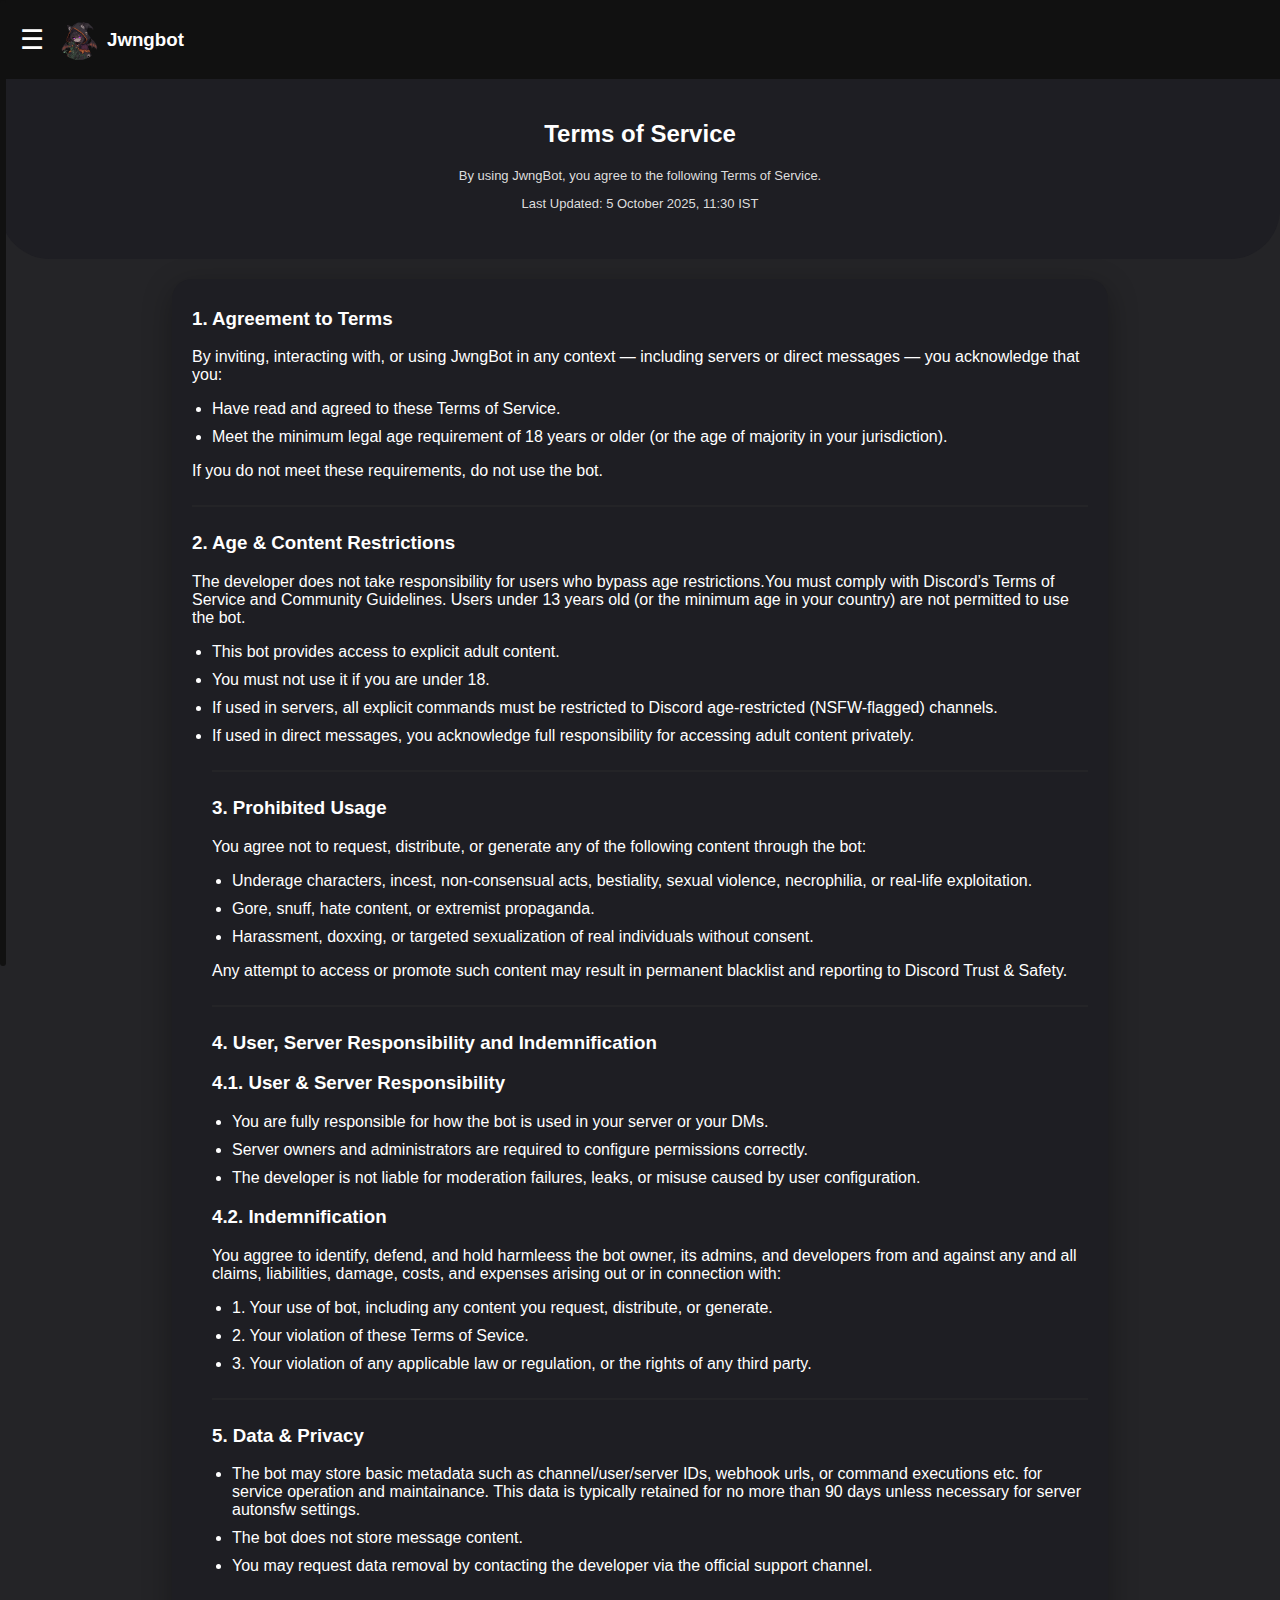
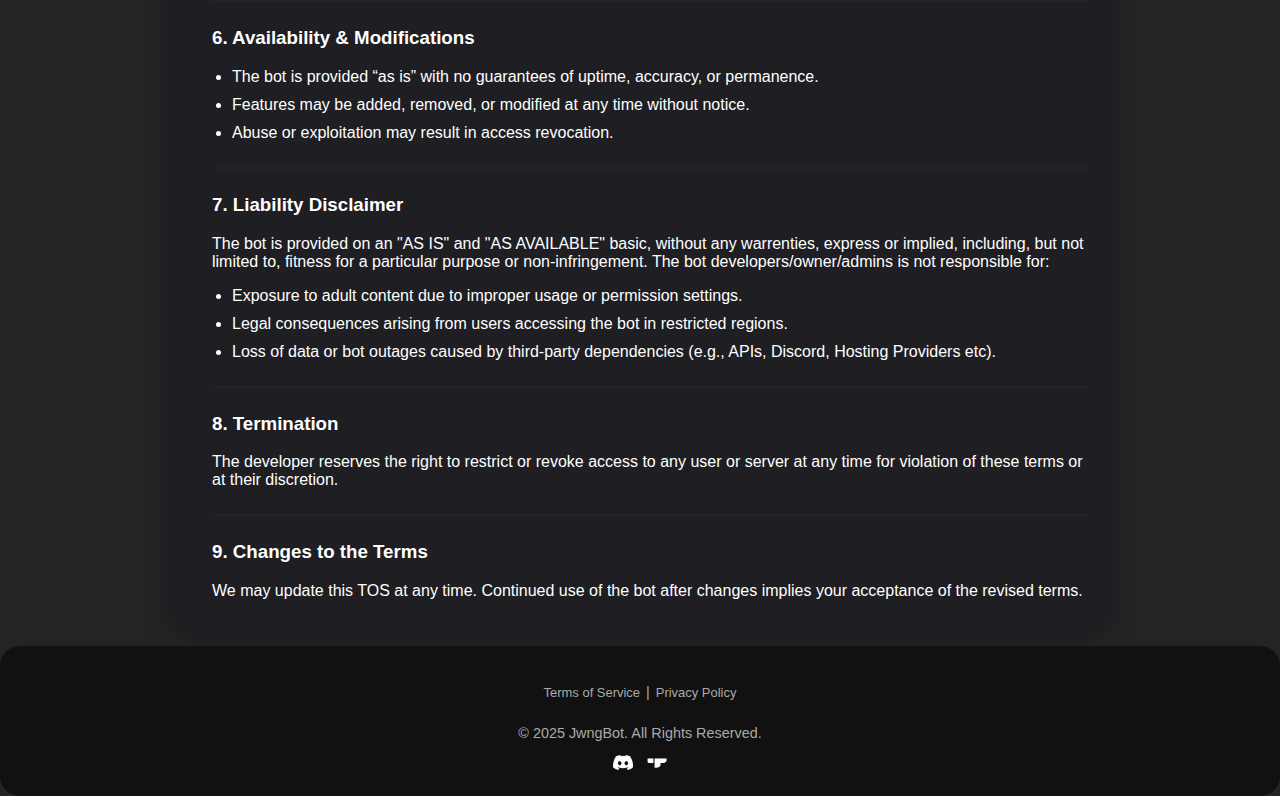
<file: tos.html>
<!DOCTYPE html>
<html lang="en">
<head>
<meta charset="UTF-8">
<meta name="viewport" content="width=device-width, initial-scale=1.0">
<title>JwngBot - Terms Of Service</title>
<link rel="stylesheet" href="css/webstyle.css">
</head>
<body>

<div class="topbar">
   <div class="dots" onclick="openMenu()">&#9776</div>
   <img src="images/logo.png" class="logo">
   <h3>Jwngbot</h3>
</div>

<div id="sideMenu" class="sidemenu">
  <span class="closebtn" onclick="closeMenu()">&times;</span>
    <p style="text-align:center; background:#14151A; padding: 12px 24px; font-size:16px; font-weight:bold; margin-bottom: 1px">Main</p>
    <a href="index.html"  style="margin-top: 0px">Home</a>
    <a href="commands.html">Commands</a>
    <a href="faq.html">FAQ</a>

    <p style="text-align:center; background:#14151A; padding: 12px 24px; font-size:16px; font-weight:bold; margin-bottom: 1px">Community</p>
    <a href="announcement.html">Announcement</a>
    <a href="changes.html">Change Logs/Updates</a>
  </div>

<header>
  <h2>Terms of Service</h2>
  <p  style="font-size:13px">By using JwngBot, you agree to the following Terms of Service.</p>
  <p style="font-size:13px">Last Updated: 5 October 2025, 11:30 IST</p>
</header>

<section>

<h3>1. Agreement to Terms</h3>
  <p>By inviting, interacting with, or using JwngBot in any context — including servers or direct messages — you acknowledge that you:</p>
   <ul style="list-style:disc;margin-left:20px; margin-top:3px">
     <li>Have read and agreed to these Terms of Service.</li>
     <li>Meet the minimum legal age requirement of 18 years or older (or the age of majority in your jurisdiction).</li>
   </ul>
<p>If you do not meet these requirements, do not use the bot.</p>

<span style="display:flex; margin: 25px auto; border-bottom:2.5px solid #242427;"></span>

  <h3>2. Age & Content Restrictions</h3>
<p>The developer does not take responsibility for users who bypass age restrictions.You must comply with Discord’s Terms of Service and Community Guidelines. Users under 13 years old (or the minimum age in your country) are not permitted to use the bot.</p>
   <ul style="list-style:disc;margin-left:20px; margin-top:3px">
     <li>This bot provides access to explicit adult content.</li>
     <li>You must not use it if you are under 18.</li>
     <li>If used in servers, all explicit commands must be restricted to Discord age-restricted (NSFW-flagged) channels.</li>
     <li>If used in direct messages, you acknowledge full responsibility for accessing adult content privately.</li>

<span style="display:flex; margin: 25px auto; border-bottom:2.5px solid #242427;"></span>

  <h3>3. Prohibited Usage</h3>
  <p>You agree not to request, distribute, or generate any of the following content through the bot:</p>
   <ul style="list-style:disc;margin-left:20px; margin-top:3px">
    <li>Underage characters, incest, non-consensual acts, bestiality, sexual violence, necrophilia, or real-life exploitation.</li>
    <li>Gore, snuff, hate content, or extremist propaganda.</li>
    <li>Harassment, doxxing, or targeted sexualization of real individuals without consent.</li>
   </ul>
  <p>Any attempt to access or promote such content may result in permanent blacklist and reporting to Discord Trust & Safety.</p>

<span style="display:flex; margin: 25px auto; border-bottom:2.5px solid #242427;"></span>

  <h3>4. User, Server Responsibility and Indemnification</h3>
  <h3>4.1. User & Server Responsibility</h3>
   <ul style="list-style:disc;margin-left:20px; margin-top:3px">
    <li>You are fully responsible for how the bot is used in your server or your DMs.</li>
    <li>Server owners and administrators are required to configure permissions correctly.</li>
    <li>The developer is not liable for moderation failures, leaks, or misuse caused by user configuration.</li>
   </ul>

  <h3>4.2. Indemnification</h3>
<p>You aggree to identify, defend, and hold harmleess the bot owner, its admins, and developers from and against any and all claims, liabilities, damage, costs, and expenses arising out or in connection with:
   <ul style="list-style:disc;margin-left:20px; margin-top:3px">
    <li>1. Your use of bot, including any content you request, distribute, or generate.</li>
    <li>2. Your violation of these Terms of Sevice.</li>
    <li>3. Your violation of any applicable law or regulation, or the rights of any third party.</li>
   </ul>

<span style="display:flex; margin: 25px auto; border-bottom:2.5px solid #242427;"></span>

  <h3>5. Data & Privacy</h3>
   <ul style="list-style:disc;margin-left:20px; margin-top:3px">
    <li>The bot may store basic metadata such as channel/user/server IDs, webhook urls, or command executions etc. for service operation and maintainance. This data is typically retained for no more than 90 days unless necessary for server autonsfw settings.</li>
    <li>The bot does not store message content.</li>
    <li>You may request data removal by contacting the developer via the official support channel.</li>
  </ul>

<span style="display:flex; margin: 25px auto; border-bottom:2.5px solid #242427;"></span>

  <h3>6. Availability & Modifications</h3>
   <ul style="list-style:disc;margin-left:20px; margin-top:3px">
    <li>The bot is provided “as is” with no guarantees of uptime, accuracy, or permanence.</li>
    <li>Features may be added, removed, or modified at any time without notice.</li>
    <li>Abuse or exploitation may result in access revocation.</li>
  </ul>

<span style="display:flex; margin: 25px auto; border-bottom:2.5px solid #242427;"></span>

  <h3>7. Liability Disclaimer</h3>
  <p>The bot is provided on an "AS IS" and "AS AVAILABLE" basic, without any warrenties, express or implied, including, but not limited to, fitness for a particular purpose or non-infringement. The bot developers/owner/admins is not responsible for:</p>
   <ul style="list-style:disc;margin-left:20px; margin-top:3px">
    <li>Exposure to adult content due to improper usage or permission settings.</li>
    <li>Legal consequences arising from users accessing the bot in restricted regions.</li>
    <li>Loss of data or bot outages caused by third-party dependencies (e.g., APIs, Discord, Hosting Providers etc).</li>
  </ul>

<span style="display:flex; margin: 25px auto; border-bottom:2.5px solid #242427;"></span>

  <h3>8. Termination</h3>
  <p>The developer reserves the right to restrict or revoke access to any user or server at any time for violation of these terms or at their discretion.</p>

<span style="display:flex; margin: 25px auto; border-bottom:2.5px solid #242427;"></span>

  <h3>9. Changes to the Terms</h3>
  <p>We may update this TOS at any time. Continued use of the bot after changes implies your acceptance of the revised terms.</p>

</section>

<footer>
  <p><a href="tos.html">Terms of Service</a> | <a href="privacy.html">Privacy Policy</a></p>
  <p style="margin-top:25px">© 2025 JwngBot. All Rights Reserved.</p>
  <a href="https://discord.gg/49S4nPakbF"> <img src="images/discord.png" style="width:20px"> </a> 
  <a href="https://top.gg/bot/1373562741314551900/vote" style="margin-left:7px"> <img src="images/topgg.png" style="width:20px"> </a>
</footer>

<script>
function openMenu() {
  document.getElementById("sideMenu").style.width = "250px";
}

function closeMenu() {
  document.getElementById("sideMenu").style.width = "0";
}

function toggleLegacy() {
  const submenu = document.getElementById("legacySubmenu");
  submenu.style.display = (submenu.style.display === "block") ? "none" : "block";
}
</script>

</body>
</html>
</file>
<file: webstyle.css>
body {
    font-family: Arial, sans-serif;
    background-color: #242427;
    color: #fff;
    margin: 0;
    padding: 0;
    text-align: center;
  }

  .logo {
     width:40px; height:40px;
     border-radius:50px;
     margin-right: 8px;
}

img {
width:15px; height:15px;
}

  .topbar {
     position: fixed;
     width: 100%;
     background: #111;
     color: white;
     display: flex;
     align-items: center;
     padding: 10px 20px;
     z-index: 1000;
  }
   
.topbar a {
cursor: pointer;
text-decoration: none;
color: white;
}

  header {
    padding: 100px 20px 35px 20px;
    background: #1E1E23;
    position: relative;
    border-radius: 50px;
  }

  header h1 { font-weight: bold; font-size: 3em; margin: 0; }
  header p { margin-top: 10px; font-size: 1.2em; color: #ddd; border-radius: 20px; }

  .btn {
    display: inline-block;
    margin-top: 12px;
    padding: 12px 50px;
    background: #406BFD; color: #fff;
    text-decoration: none;
    border-radius: 20px;
    font-size: 1.1em;
  }
  .btn:hover { background: #2858FD; }

  section {
    padding: 10px 20px 10px; 
    color: white; background: #1E1E23;
    margin: 20px auto;
    max-width: 70%;
    border-radius: 20px;
    box-shadow: 0 8px 30px rgba(0, 0, 0, 0.3);
    text-align: left; align-items: center;
}

  h2 { color: #fff; }
  ul { list-style: none; padding: 0; }
  ul li { margin: 10px 0; }

  footer {
    background: #111;
    padding: 20px;
    font-size: 0.9em;
    color: #aaa;
    border-radius: 20px; border: 3px solid #111;
   }

  footer a {
    padding: 2px;
    font-size: 0.9em;
    color: #aaa;
    text-decoration: none;
  }

  /* 3-dot top-left icon */
  .dots {
    font-size: 27px;
    cursor: pointer;
    z-index: 1001;
    align-items: center;
    margin-right: 15px;
  }   .dots:hover { color: #4752C4; border-radius: 20px; }

  /* Sliding menu */
  .sidemenu {
    height: 100%;
    width: 0; z-index: 1000;
    position: fixed;
    top: 0;
    left: 0; border-radius: 20px; border: 3px solid #111;
    background-color: #16171C;
    overflow-x: hidden;
    padding-top: 60px;
  }

  .sidemenu a, .sidemenu button {
    padding: 12px 24px;
    text-decoration: none;
    color: white;
    display: block;
    font-size: 14px;
    border: none;
    text-align: left;
    width: 90%;
    cursor: pointer;
  }

  .sidemenu .closebtn {
    position: absolute;
    padding: 5px 10px;
    top: 22px;
    left: 15px;
    font-size: 20px;
    cursor: pointer;
    border-radius: 20px;
  }
  .closebtn:hover { background: linear-gradient(90deg, #4752C4, #5865F2); border-radius: 10px; }

  .sidemenu a:hover, .sidemenu button:hover { background: #1E1E23;; }
  
    #ageOverlay {
      position: fixed;
      top: 0;
      left: 0;
      width: 100%;
      height: 100%;
      background: rgba(0, 0, 0, 0.5); /* transparent dark */
      display: none; /* hidden by default */
      align-items: center;
      justify-content: center;
      z-index: 9999;
    }

    .yes {
      background: #28a745;
      color: white; border:none;
    }

    .yes:hover {
      background: #218838; border:none;
    }

    .no {
      background: #dc3545;
      color: white; border:none;
    }

    .no:hover {
      background: #c82333; border: none;
    }
</file>
<file: css/webstyle.css>
body {
    font-family: Arial, sans-serif;
    background-color: #242427;
    color: #fff;
    margin: 0;
    padding: 0;
    text-align: center;
  }

  .logo {
     width:40px; height:40px;
     border-radius:50px;
     margin-right: 8px;
}

img {
width:15px; height:15px;
}

  .topbar {
     position: fixed;
     width: 100%;
     background: #111;
     color: white;
     display: flex;
     align-items: center;
     padding: 10px 20px;
     z-index: 1000;
  }
   
.topbar a {
cursor: pointer;
text-decoration: none;
color: white;
}

  header {
    padding: 100px 20px 35px 20px;
    background: #1E1E23;
    position: relative;
    border-radius: 50px;
  }

  header h1 { font-weight: bold; font-size: 3em; margin: 0; }
  header p { margin-top: 10px; font-size: 1.2em; color: #ddd; border-radius: 20px; }

  .btn {
    display: inline-block;
    margin-top: 12px;
    padding: 12px 50px;
    background: #406BFD; color: #fff;
    text-decoration: none;
    border-radius: 20px;
    font-size: 1.1em;
  }
  .btn:hover { background: #2858FD; }

  section {
    padding: 10px 20px 10px; 
    color: white; background: #1E1E23;
    margin: 20px auto;
    max-width: 70%;
    border-radius: 20px;
    box-shadow: 0 8px 30px rgba(0, 0, 0, 0.3);
    text-align: left; align-items: center;
}

  h2 { color: #fff; }
  ul { list-style: none; padding: 0; }
  ul li { margin: 10px 0; }

  footer {
    background: #111;
    padding: 20px;
    font-size: 0.9em;
    color: #aaa;
    border-radius: 20px; border: 3px solid #111;
   }

  footer a {
    padding: 2px;
    font-size: 0.9em;
    color: #aaa;
    text-decoration: none;
  }

  /* 3-dot top-left icon */
  .dots {
    font-size: 27px;
    cursor: pointer;
    z-index: 1001;
    align-items: center;
    margin-right: 15px;
  }   .dots:hover { color: #4752C4; border-radius: 20px; }

  /* Sliding menu */
  .sidemenu {
    height: 100%;
    width: 0; z-index: 1000;
    position: fixed;
    top: 0;
    left: 0; border-radius: 20px; border: 3px solid #111;
    background-color: #16171C;
    overflow-x: hidden;
    padding-top: 60px;
  }

  .sidemenu a, .sidemenu button {
    padding: 12px 24px;
    text-decoration: none;
    color: white;
    display: block;
    font-size: 14px;
    border: none;
    text-align: left;
    width: 90%;
    cursor: pointer;
  }

  .sidemenu .closebtn {
    position: absolute;
    padding: 5px 10px;
    top: 22px;
    left: 15px;
    font-size: 20px;
    cursor: pointer;
    border-radius: 20px;
  }
  .closebtn:hover { background: linear-gradient(90deg, #4752C4, #5865F2); border-radius: 10px; }

  .sidemenu a:hover, .sidemenu button:hover { background: #1E1E23;; }
  
    #ageOverlay {
      position: fixed;
      top: 0;
      left: 0;
      width: 100%;
      height: 100%;
      background: rgba(0, 0, 0, 0.5); /* transparent dark */
      display: none; /* hidden by default */
      align-items: center;
      justify-content: center;
      z-index: 9999;
    }

    .yes {
      background: #28a745;
      color: white; border:none;
    }

    .yes:hover {
      background: #218838; border:none;
    }

    .no {
      background: #dc3545;
      color: white; border:none;
    }

    .no:hover {
      background: #c82333; border: none;
    }
</file>
<file: css/cards2.css>
/* Changelog Card */
.card {
  background: #1E1E23;
  border-left: 5px solid #406BFD;
  border-radius: 10px;
  padding: 20px;
  text-align: left;
  min-height: 90px;
  display: flex;
  flex-direction: column;
  justify-content: space-between;
}

/* Card Header */
.card-header {
  display: flex;
  justify-content: space-between;
  align-items: center;
  margin-bottom: 10px;
}

.card-header .date {
  font-size: 0.95em;
  font-weight: bold;
  color: #406BFD;
}

.card-header .type {
  font-weight: bold;
  text-align:right;
  text-transform: uppercase;
  font-size: 0.9em;
  color: #406BFD;
}

/* Card Body */
.card .title {
  font-weight: bold;
  font-size: 1.2em;
  color: #fff;
  margin-bottom:8px;
}

.card .description {
  font-size: 1em;
  color: #ddd;
  padding: 10px;
  border-radius: 10px;
  line-height: 1.4;
  border-left: 5px solid #242427;
}

/* Publisher Info */
.publisher-info {
  display: flex;
  align-items: center;
  margin-top: 15px;  margin-bottom: 15px;
}

.publisher-info img {
  width: 40px;
  height: 40px;
  border-radius: 50%;
  margin-right: 10px;
  border: 2px solid #406BFD;
}

.publisher-info .text {
  font-size: 0.95em;
  color: #aaa;
}
</file>
<file: css/commands.css>
.search-container {
    text-align: center;
    margin: 20px auto;
  }

  #commandSearch {
    width: 60%;
    padding: 10px;
    border-radius: 10px;
    border: 1px solid #444;
    background: #1E1E23;
    color: white;
    font-size: 1em;
  }

  .category-buttons {
    text-align: center;
    margin: 15px 0;
  }

  .category-buttons button {
    margin: 5px;
    padding: 8px 18px;
    border: none;
    border-radius: 20px;
    background: #406BFD;
    color: white;
    cursor: pointer;
    font-size: 0.9em;
  }

  .category-buttons button:hover {
    background: #2858FD;
  }

  .commands-grid {
    display: grid;
    grid-template-columns: repeat(auto-fit, minmax(280px, 1fr));
    gap: 15px;
    margin-top: 20px;
  }

  .command-card {
    background: #1E1E23;
    border: 1px solid #333;
    border-radius: 15px;
    padding: 12px 16px;
    transition: transform 0.2s ease, box-shadow 0.2s ease;
  }

  .command-card:hover {
    transform: translateY(-3px);
    box-shadow: 0 6px 18px rgba(0,0,0,0.4);
  }

  .command-syntax {
    display: inline-block;
    background: #242427;
    padding: 5px 10px;
    border-radius: 8px;
    font-family: "Courier New", monospace;
    font-size: 0.9em;
    color: #58a6ff;
    margin-bottom: 8px;
  }

  .command-desc {
    font-size: 0.9em;
    color: #bbb;
    line-height: 1.4;
  }

  h2 {
    text-align: center;
    margin-top: 40px;
    color: #fff;
  }
</file>
<file: css/faq.css>
.container {
      margin: 20px auto;
      padding: 0 20px 50px;
    }

    details {
      border: 1px solid #2a2a2a;
      border-radius: 6px;
      margin: 15px auto;
      padding: 12px 14px;
    }

    summary {
      cursor: pointer;
      font-weight: 500;
      outline: none;
      list-style: none;
    }

    summary::-webkit-details-marker {
      display: none;
    }

    summary::after {
      content: "+";
      float: right;
      transition: transform 0.4s;
    }

    details[open] summary::after {
      transform: rotate(45deg);
    }

    details p {
      margin-top: 8px;
      line-height: 1.5;
      color: #aaa;
</file>
